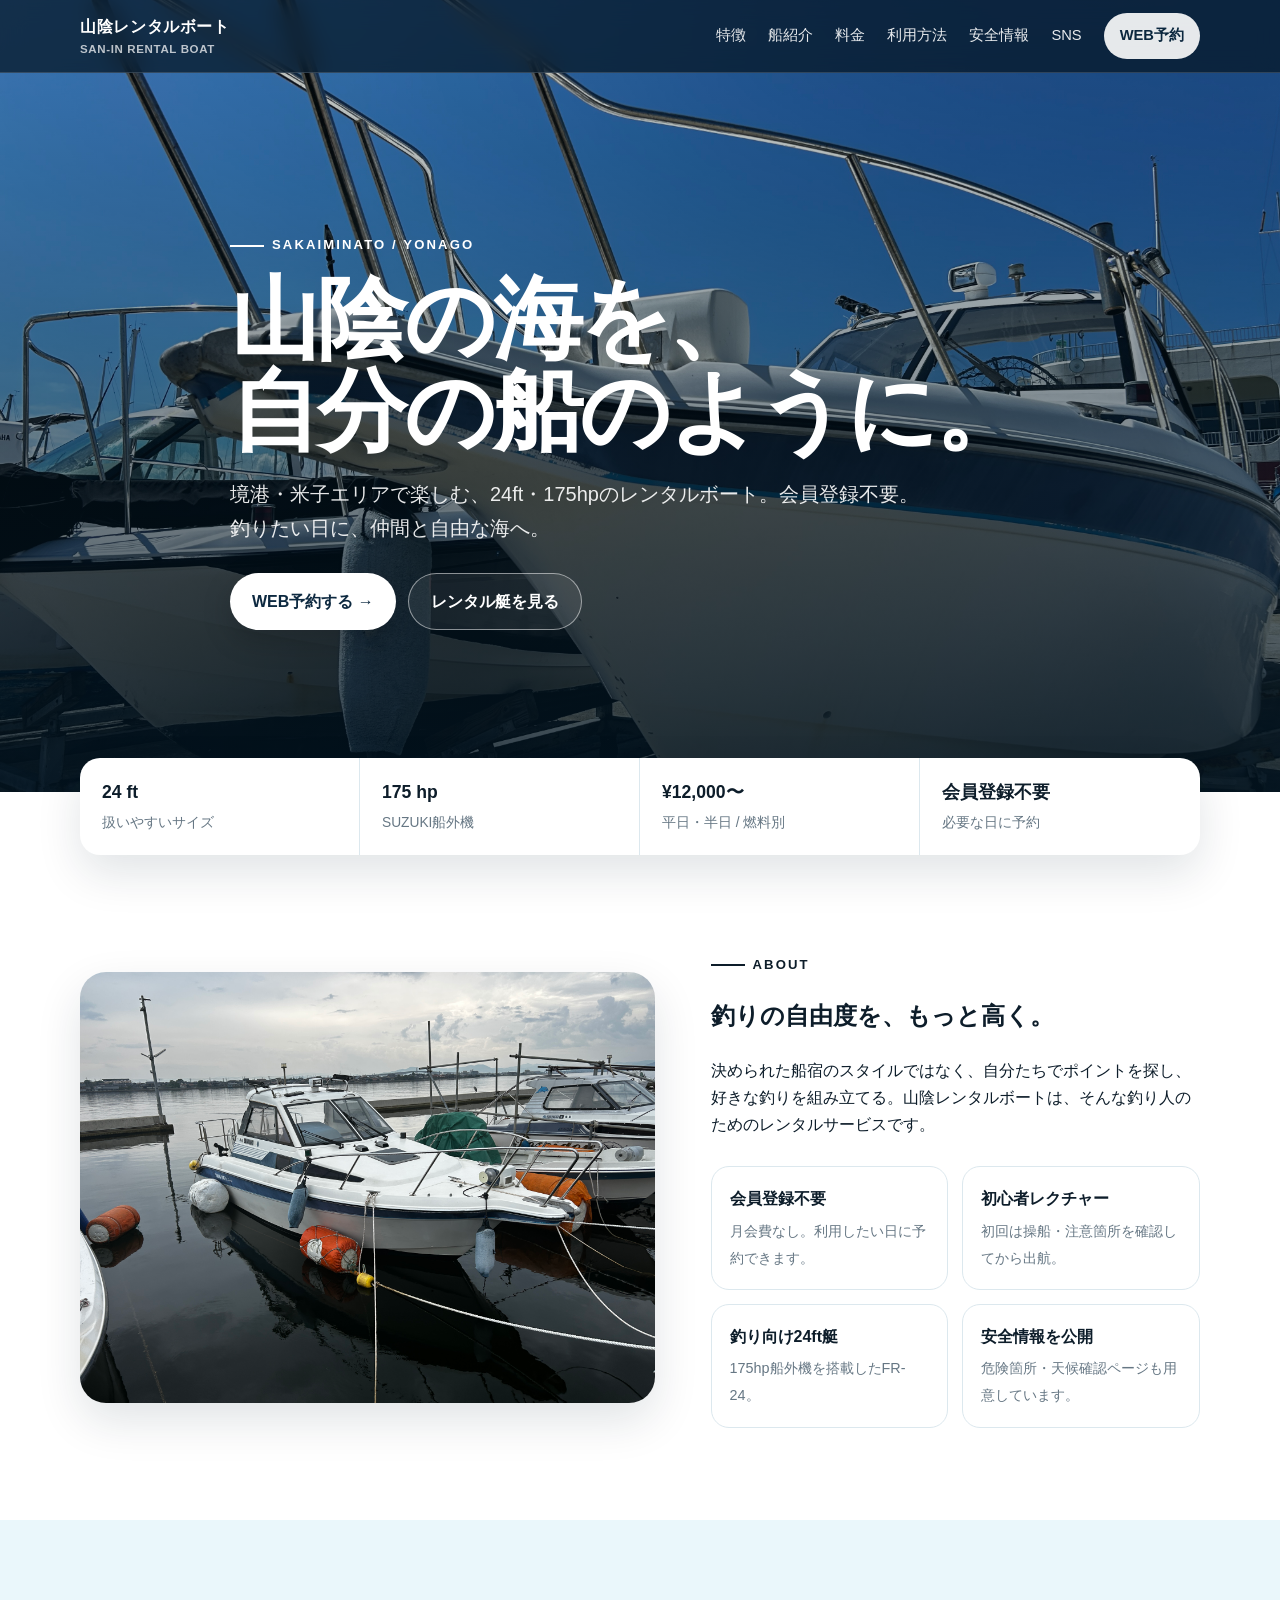
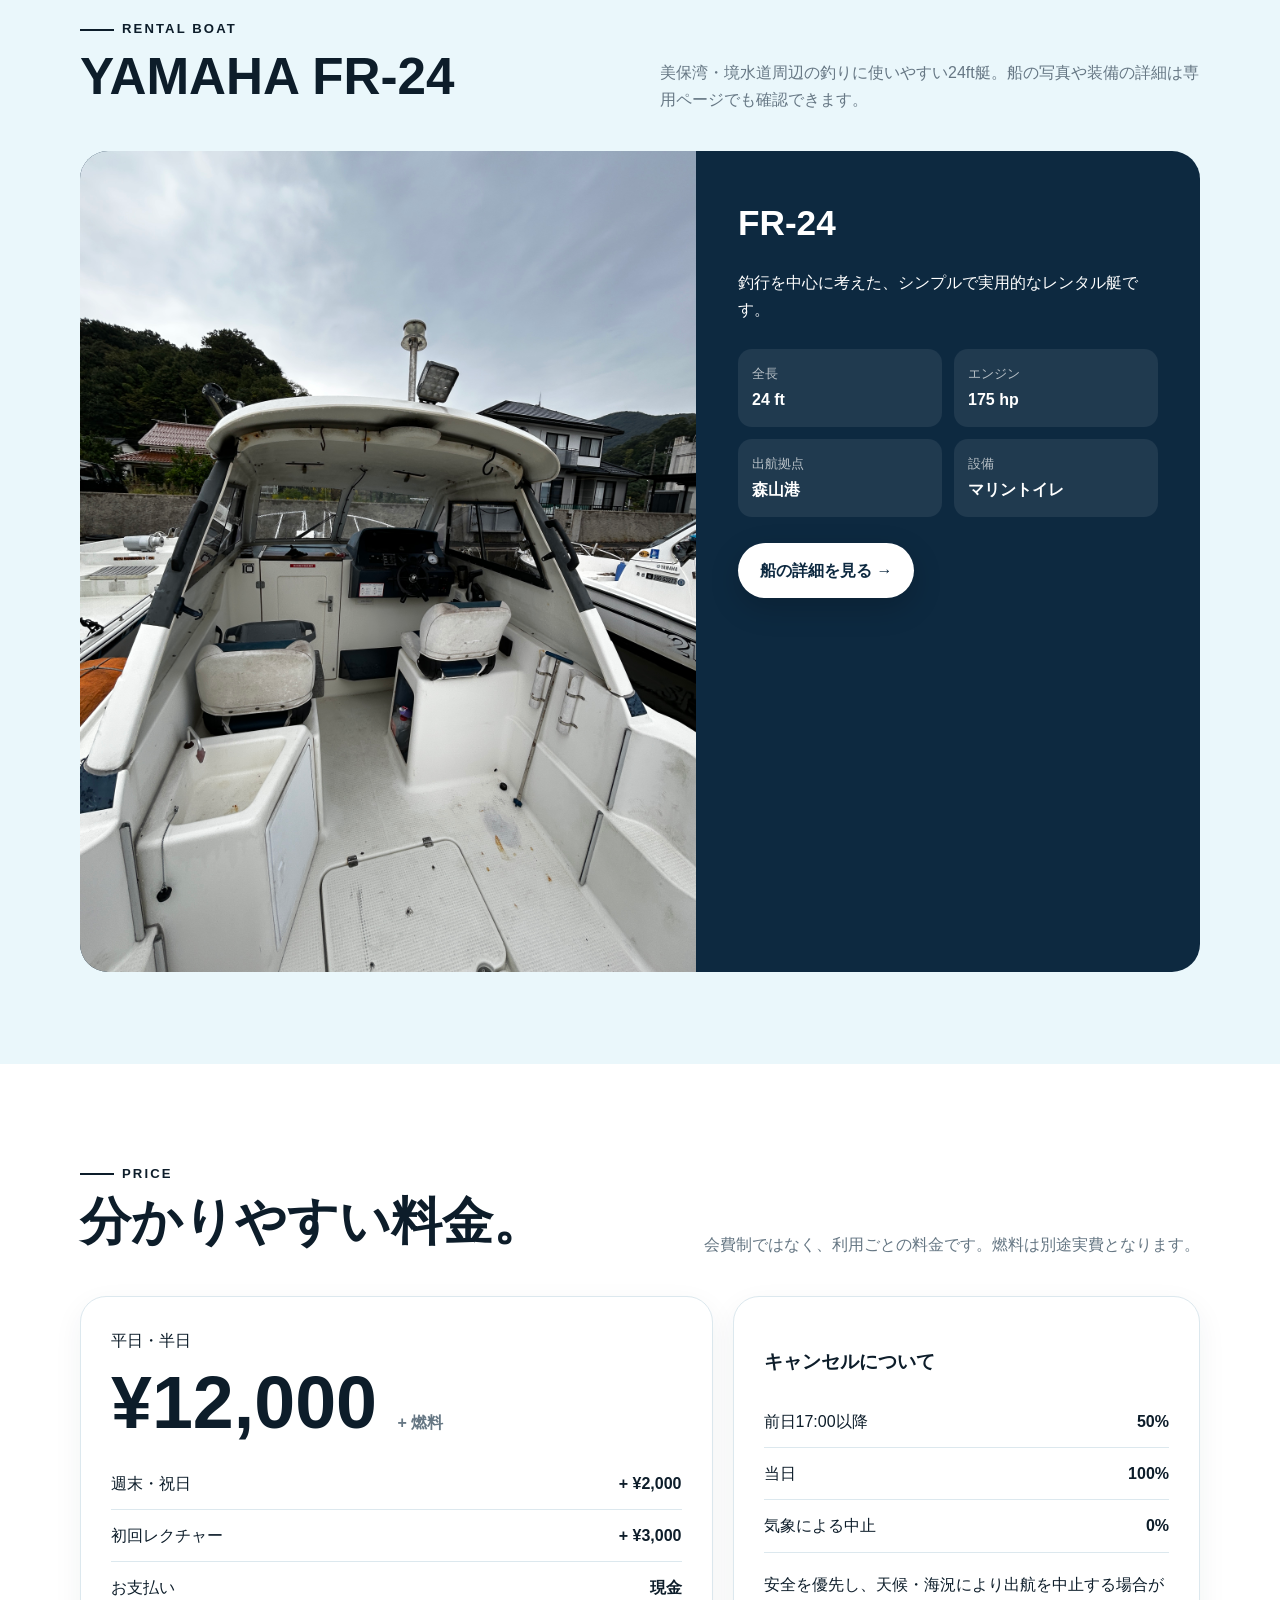
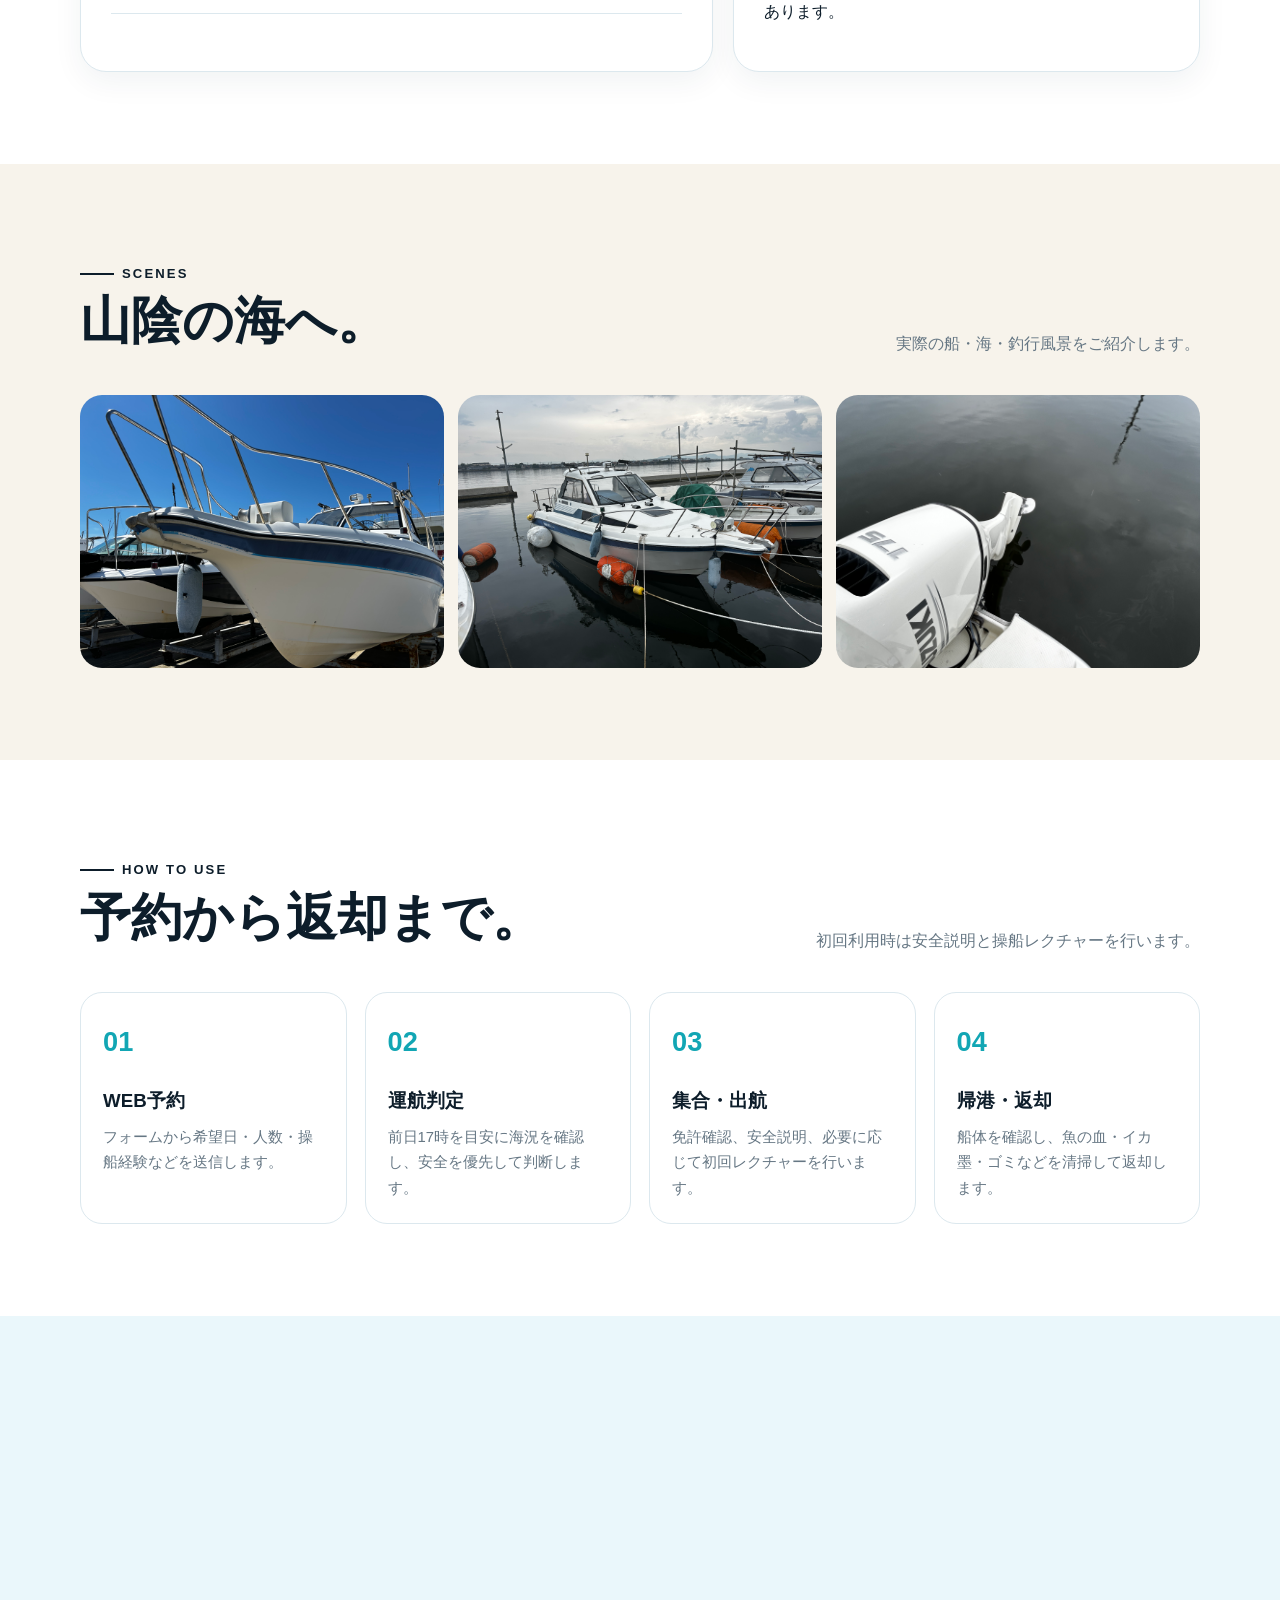
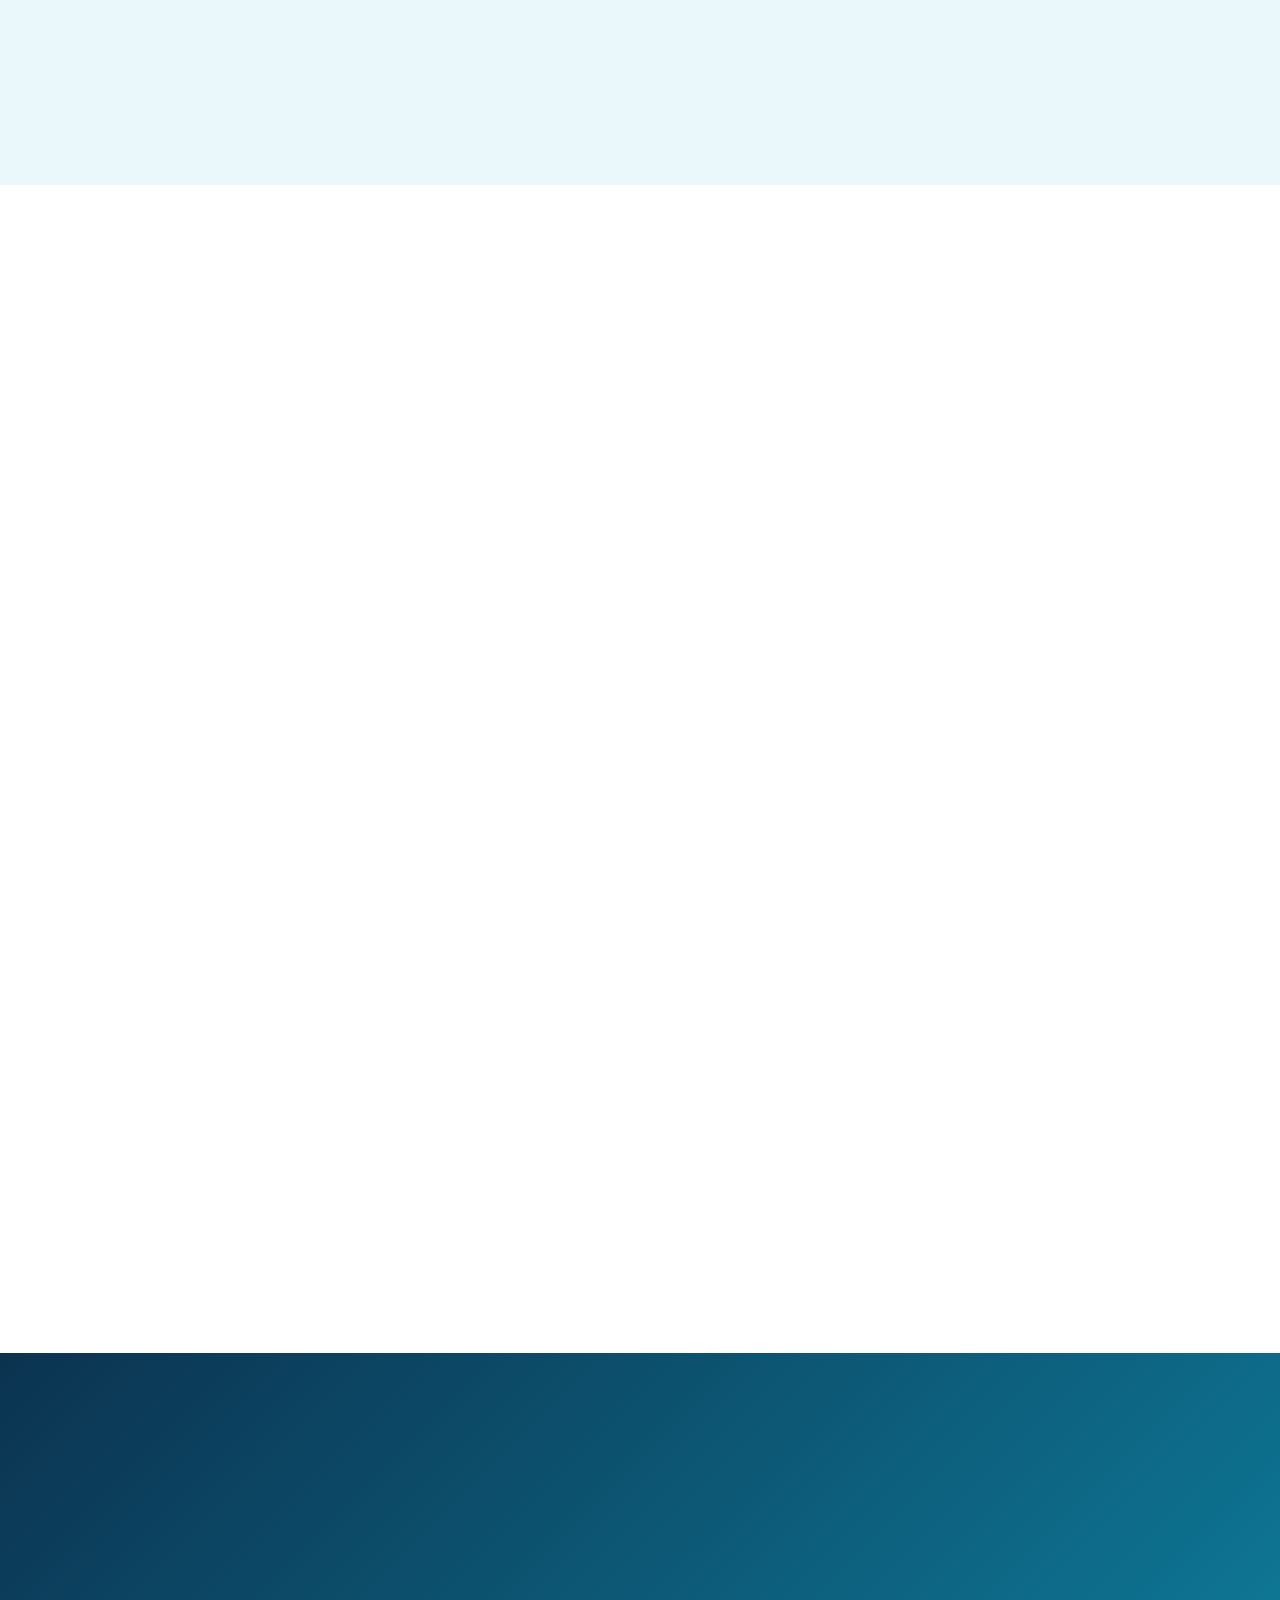
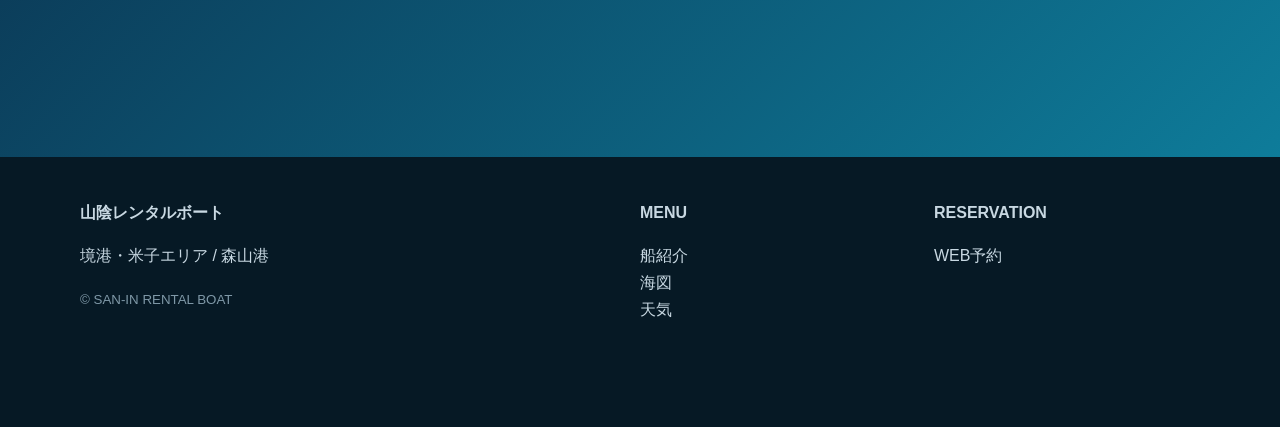
<file: index.html>
<!doctype html><html lang="ja"><head><meta name="google-site-verification" content="wOOI2HNFwqUY65fP766uCUaSXbuuZZaytwgjY8IXJsg"><meta charset="utf-8"><meta name="viewport" content="width=device-width,initial-scale=1"><title>山陰レンタルボート｜境港・米子の24ftレンタルボート</title><meta name="description" content="境港・米子エリアで楽しむ山陰レンタルボート。24ft・175hp・トイレ付き。会員登録不要、半日12,000円＋燃料。釣りをもっと自由に。"><link rel="canonical" href="https://mshibasango-droid.github.io/nori/"><link rel="stylesheet" href="./styles.css"></head><body><header class="site-header"><div class="container nav"><a class="brand" href="#top">山陰レンタルボート<span>SAN-IN RENTAL BOAT</span></a><nav class="nav-links"><a href="#about">特徴</a><a href="#boat">船紹介</a><a href="#price">料金</a><a href="#flow">利用方法</a><a href="#safety">安全情報</a><a href="#social">SNS</a><a class="nav-book" href="https://docs.google.com/forms/d/e/1FAIpQLSeJnfWfkWsNoKh_zWGS74XRdNjAe72nIlrXTmW5V1TQ8Vym_w/viewform" target="_blank" rel="noopener">WEB予約</a></nav><button class="menu-btn" aria-label="メニュー">☰</button></div></header><main id="top"><section class="hero"><div class="container hero-inner"><span class="eyebrow">Sakaiminato / Yonago</span><h1>山陰の海を、<br>自分の船のように。</h1><p>境港・米子エリアで楽しむ、24ft・175hpのレンタルボート。会員登録不要。釣りたい日に、仲間と自由な海へ。</p><div class="hero-actions"><a class="btn btn-primary" href="https://docs.google.com/forms/d/e/1FAIpQLSeJnfWfkWsNoKh_zWGS74XRdNjAe72nIlrXTmW5V1TQ8Vym_w/viewform" target="_blank" rel="noopener">WEB予約する →</a><a class="btn btn-ghost" href="#boat">レンタル艇を見る</a></div></div></section><div class="quickbar"><div class="container quickgrid"><div class="quickitem"><b>24 ft</b><span>扱いやすいサイズ</span></div><div class="quickitem"><b>175 hp</b><span>SUZUKI船外機</span></div><div class="quickitem"><b>¥12,000〜</b><span>平日・半日 / 燃料別</span></div><div class="quickitem"><b>会員登録不要</b><span>必要な日に予約</span></div></div></div><section id="about" class="section"><div class="container two-col reveal"><div class="image-card"><img src="./IMG_4012.JPG" alt="山陰レンタルボートの船と海"></div><div><span class="eyebrow">About</span><h2>釣りの自由度を、もっと高く。</h2><p>決められた船宿のスタイルではなく、自分たちでポイントを探し、好きな釣りを組み立てる。山陰レンタルボートは、そんな釣り人のためのレンタルサービスです。</p><div class="feature-list"><div class="feature"><strong>会員登録不要</strong><span>月会費なし。利用したい日に予約できます。</span></div><div class="feature"><strong>初心者レクチャー</strong><span>初回は操船・注意箇所を確認してから出航。</span></div><div class="feature"><strong>釣り向け24ft艇</strong><span>175hp船外機を搭載したFR-24。</span></div><div class="feature"><strong>安全情報を公開</strong><span>危険箇所・天候確認ページも用意しています。</span></div></div></div></div></section><section id="boat" class="section alt"><div class="container"><div class="section-head reveal"><div><span class="eyebrow">Rental Boat</span><h2>YAMAHA FR-24</h2></div><p>美保湾・境水道周辺の釣りに使いやすい24ft艇。船の写真や装備の詳細は専用ページでも確認できます。</p></div><div class="ship-card reveal"><img src="./IMG_4017.JPG" alt="YAMAHA FR-24 レンタル艇"><div class="ship-copy"><h3>FR-24</h3><p>釣行を中心に考えた、シンプルで実用的なレンタル艇です。</p><div class="specs"><div class="spec"><small>全長</small><strong>24 ft</strong></div><div class="spec"><small>エンジン</small><strong>175 hp</strong></div><div class="spec"><small>出航拠点</small><strong>森山港</strong></div><div class="spec"><small>設備</small><strong>マリントイレ</strong></div></div><a class="btn btn-primary" href="./boat.html">船の詳細を見る →</a></div></div></div></section><section id="price" class="section"><div class="container"><div class="section-head reveal"><div><span class="eyebrow">Price</span><h2>分かりやすい料金。</h2></div><p>会費制ではなく、利用ごとの料金です。燃料は別途実費となります。</p></div><div class="price-grid reveal"><div class="price-main"><span>平日・半日</span><div class="price-amount">¥12,000 <small>+ 燃料</small></div><ul class="clean-list"><li><span>週末・祝日</span><strong>+ ¥2,000</strong></li><li><span>初回レクチャー</span><strong>+ ¥3,000</strong></li><li><span>お支払い</span><strong>現金</strong></li></ul></div><div class="price-sub"><h3>キャンセルについて</h3><ul class="clean-list"><li><span>前日17:00以降</span><strong>50%</strong></li><li><span>当日</span><strong>100%</strong></li><li><span>気象による中止</span><strong>0%</strong></li></ul><p>安全を優先し、天候・海況により出航を中止する場合があります。</p></div></div></div></section><section class="section sand"><div class="container"><div class="section-head reveal"><div><span class="eyebrow">Scenes</span><h2>山陰の海へ。</h2></div><p>実際の船・海・釣行風景をご紹介します。</p></div><div class="gallery reveal"><a href="./IMG_3843.JPG"><img src="./IMG_3843.JPG" alt="レンタル艇"></a><a href="./IMG_4012.JPG"><img src="./IMG_4012.JPG" alt="船の外観"></a><a href="./IMG_4025.jpg"><img src="./IMG_4025.jpg" alt="船外機"></a></div></div></section><section id="flow" class="section"><div class="container"><div class="section-head reveal"><div><span class="eyebrow">How to use</span><h2>予約から返却まで。</h2></div><p>初回利用時は安全説明と操船レクチャーを行います。</p></div><div class="flow reveal"><div class="flow-item"><h3>WEB予約</h3><p>フォームから希望日・人数・操船経験などを送信します。</p></div><div class="flow-item"><h3>運航判定</h3><p>前日17時を目安に海況を確認し、安全を優先して判断します。</p></div><div class="flow-item"><h3>集合・出航</h3><p>免許確認、安全説明、必要に応じて初回レクチャーを行います。</p></div><div class="flow-item"><h3>帰港・返却</h3><p>船体を確認し、魚の血・イカ墨・ゴミなどを清掃して返却します。</p></div></div></div></section><section id="safety" class="section alt"><div class="container"><div class="section-head reveal"><div><span class="eyebrow">Safety & Support</span><h2>出航前に、海を確認。</h2></div><p>操船者は小型船舶免許が必要です。安全基準や危険箇所を事前に確認してください。</p></div><div class="link-cards reveal"><a class="link-card" href="./chart.html"><h3>海図・危険箇所 →</h3><p>浅瀬や注意ポイントを確認。</p></a><a class="link-card" href="./weather.html"><h3>天気・海況 →</h3><p>Windyなどの確認リンクをまとめています。</p></a><a class="link-card" href="./catch.html"><h3>釣果情報 →</h3><p>釣行の参考になる情報をチェック。</p></a></div></div></section><section id="social" class="section"><div class="container"><div class="section-head reveal"><div><span class="eyebrow">Follow the Journey</span><h2>釣行の様子をSNSで。</h2></div><p>実際の出航風景、釣果、船の使い方などをYouTubeとInstagramで発信していきます。</p></div><div class="social-grid reveal"><div class="social-card"><span class="social-badge">YouTube</span><h3>動画で見る山陰の海</h3><p>釣行の流れや海況、実際のボートでの様子を動画で紹介します。</p><a class="social-link" href="https://www.youtube.com/@%E8%8A%9D%E7%AF%84%E8%AA%A0/shorts" target="_blank" rel="noopener">YouTubeを見る →</a></div><div class="social-card"><span class="social-badge">Instagram</span><h3>最新の釣果・ショート動画</h3><p>その日の釣果や短い動画、最新情報を気軽にチェックできます。</p><a class="social-link" href="https://www.instagram.com/zhi.fancheng/?hl=ja" target="_blank" rel="noopener">Instagramを見る →</a></div></div></div></section><section class="section"><div class="container faq reveal"><div class="section-head"><div><span class="eyebrow">FAQ</span><h2>よくある質問</h2></div></div><div class="faq-item"><button class="faq-q" aria-expanded="false">初めてでも利用できますか？<span>＋</span></button><div class="faq-a">小型船舶免許をお持ちであれば利用できます。初回はレクチャーを行い、操船や注意箇所を確認してから出航します。</div></div><div class="faq-item"><button class="faq-q" aria-expanded="false">燃料代は料金に含まれますか？<span>＋</span></button><div class="faq-a">基本料金とは別に燃料費が必要です。実際の利用に応じて精算します。</div></div><div class="faq-item"><button class="faq-q" aria-expanded="false">悪天候の場合はどうなりますか？<span>＋</span></button><div class="faq-a">安全基準を超える場合は出航を中止します。気象による中止時はキャンセル料はかかりません。</div></div><div class="faq-item"><button class="faq-q" aria-expanded="false">予約はどこからできますか？<span>＋</span></button><div class="faq-a">このページの「WEB予約」ボタンからGoogleフォームへ進めます。</div></div></div></section><section class="cta-section"><div class="container reveal"><span class="eyebrow">Reservation</span><h2>次の休みは、海へ。</h2><p>仲間と、自分たちのペースで山陰の釣りを楽しむ。まずは希望日をお知らせください。</p><a class="btn btn-primary" href="https://docs.google.com/forms/d/e/1FAIpQLSeJnfWfkWsNoKh_zWGS74XRdNjAe72nIlrXTmW5V1TQ8Vym_w/viewform" target="_blank" rel="noopener">WEB予約フォームを開く →</a></div></section></main><footer class="footer"><div class="container footer-grid"><div><strong>山陰レンタルボート</strong><p>境港・米子エリア / 森山港</p><small>© SAN-IN RENTAL BOAT</small></div><div><strong>MENU</strong><p><a href="./boat.html">船紹介</a><br><a href="./chart.html">海図</a><br><a href="./weather.html">天気</a></p></div><div><strong>RESERVATION</strong><p><a href="https://docs.google.com/forms/d/e/1FAIpQLSeJnfWfkWsNoKh_zWGS74XRdNjAe72nIlrXTmW5V1TQ8Vym_w/viewform" target="_blank" rel="noopener">WEB予約</a></p></div></div></footer><a class="mobile-book" href="https://docs.google.com/forms/d/e/1FAIpQLSeJnfWfkWsNoKh_zWGS74XRdNjAe72nIlrXTmW5V1TQ8Vym_w/viewform" target="_blank" rel="noopener">WEB予約する</a><script src="./script.js"></script></body></html>
</file>
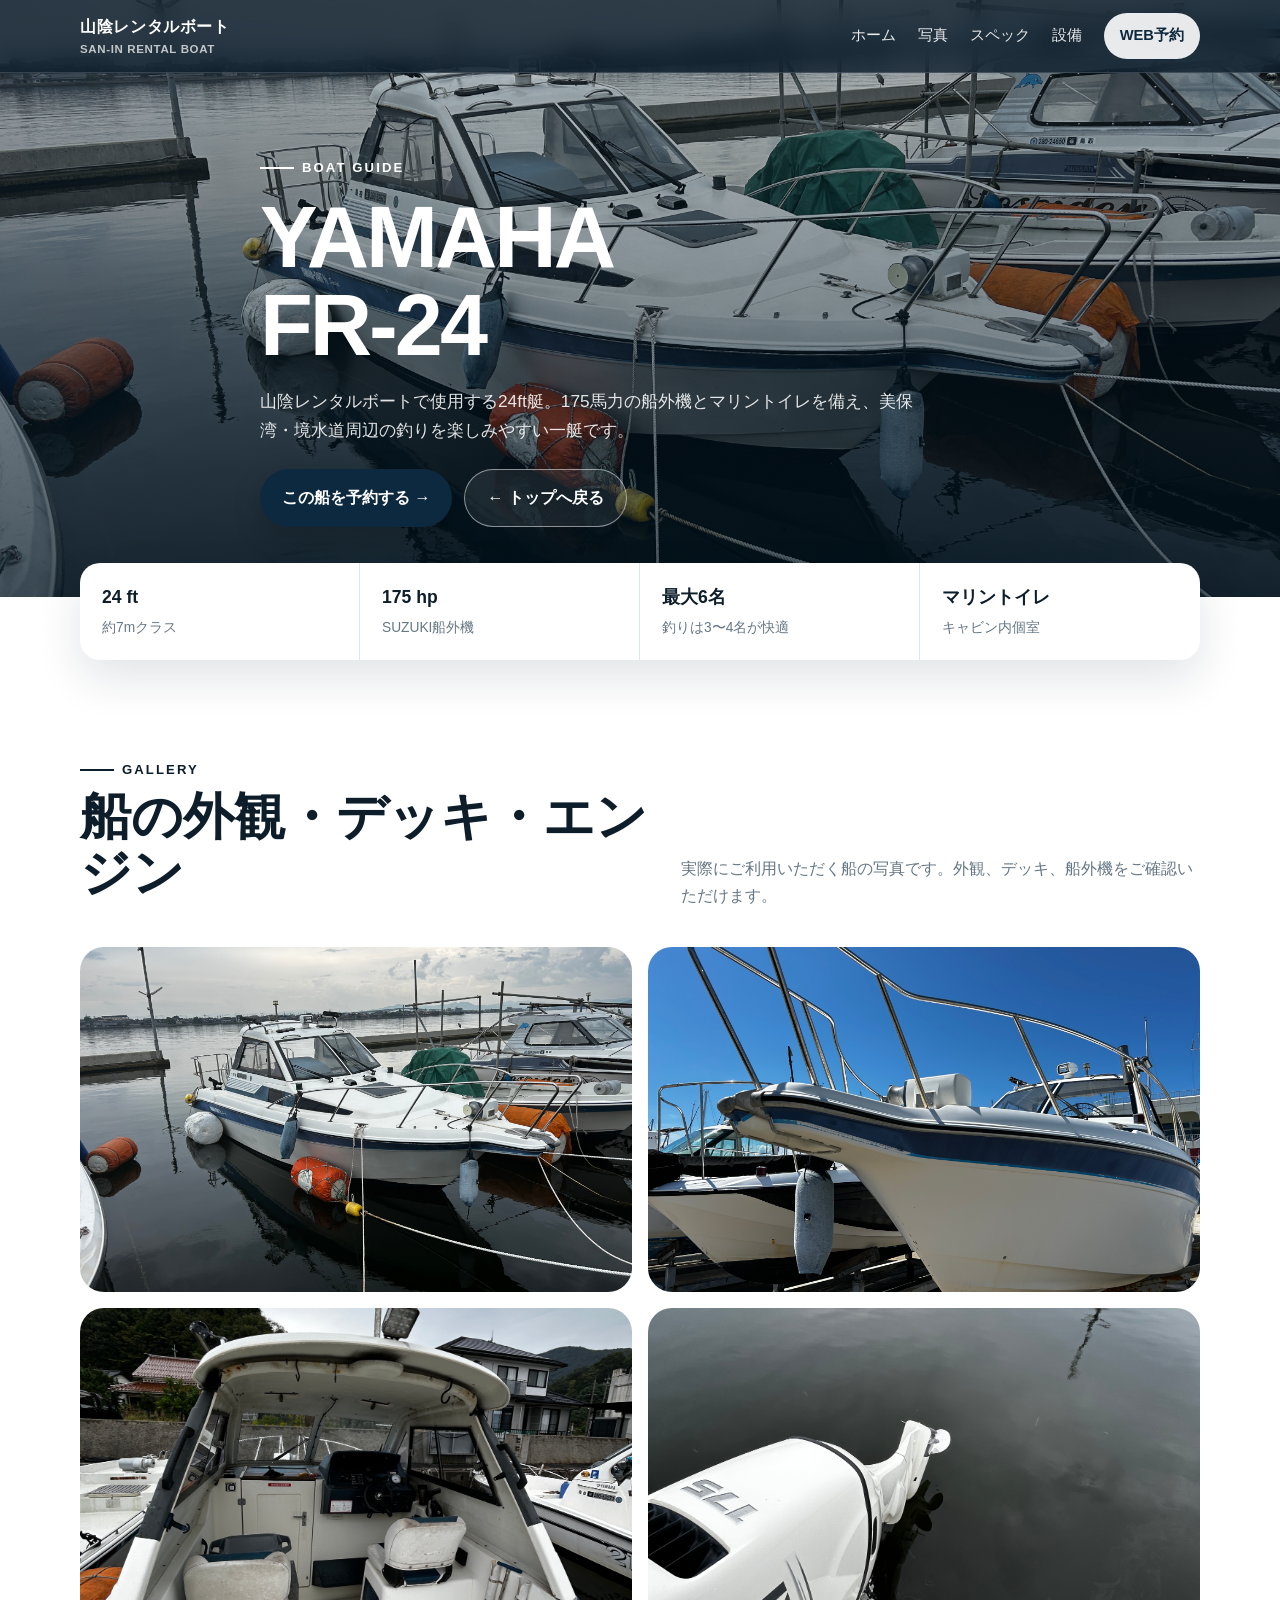
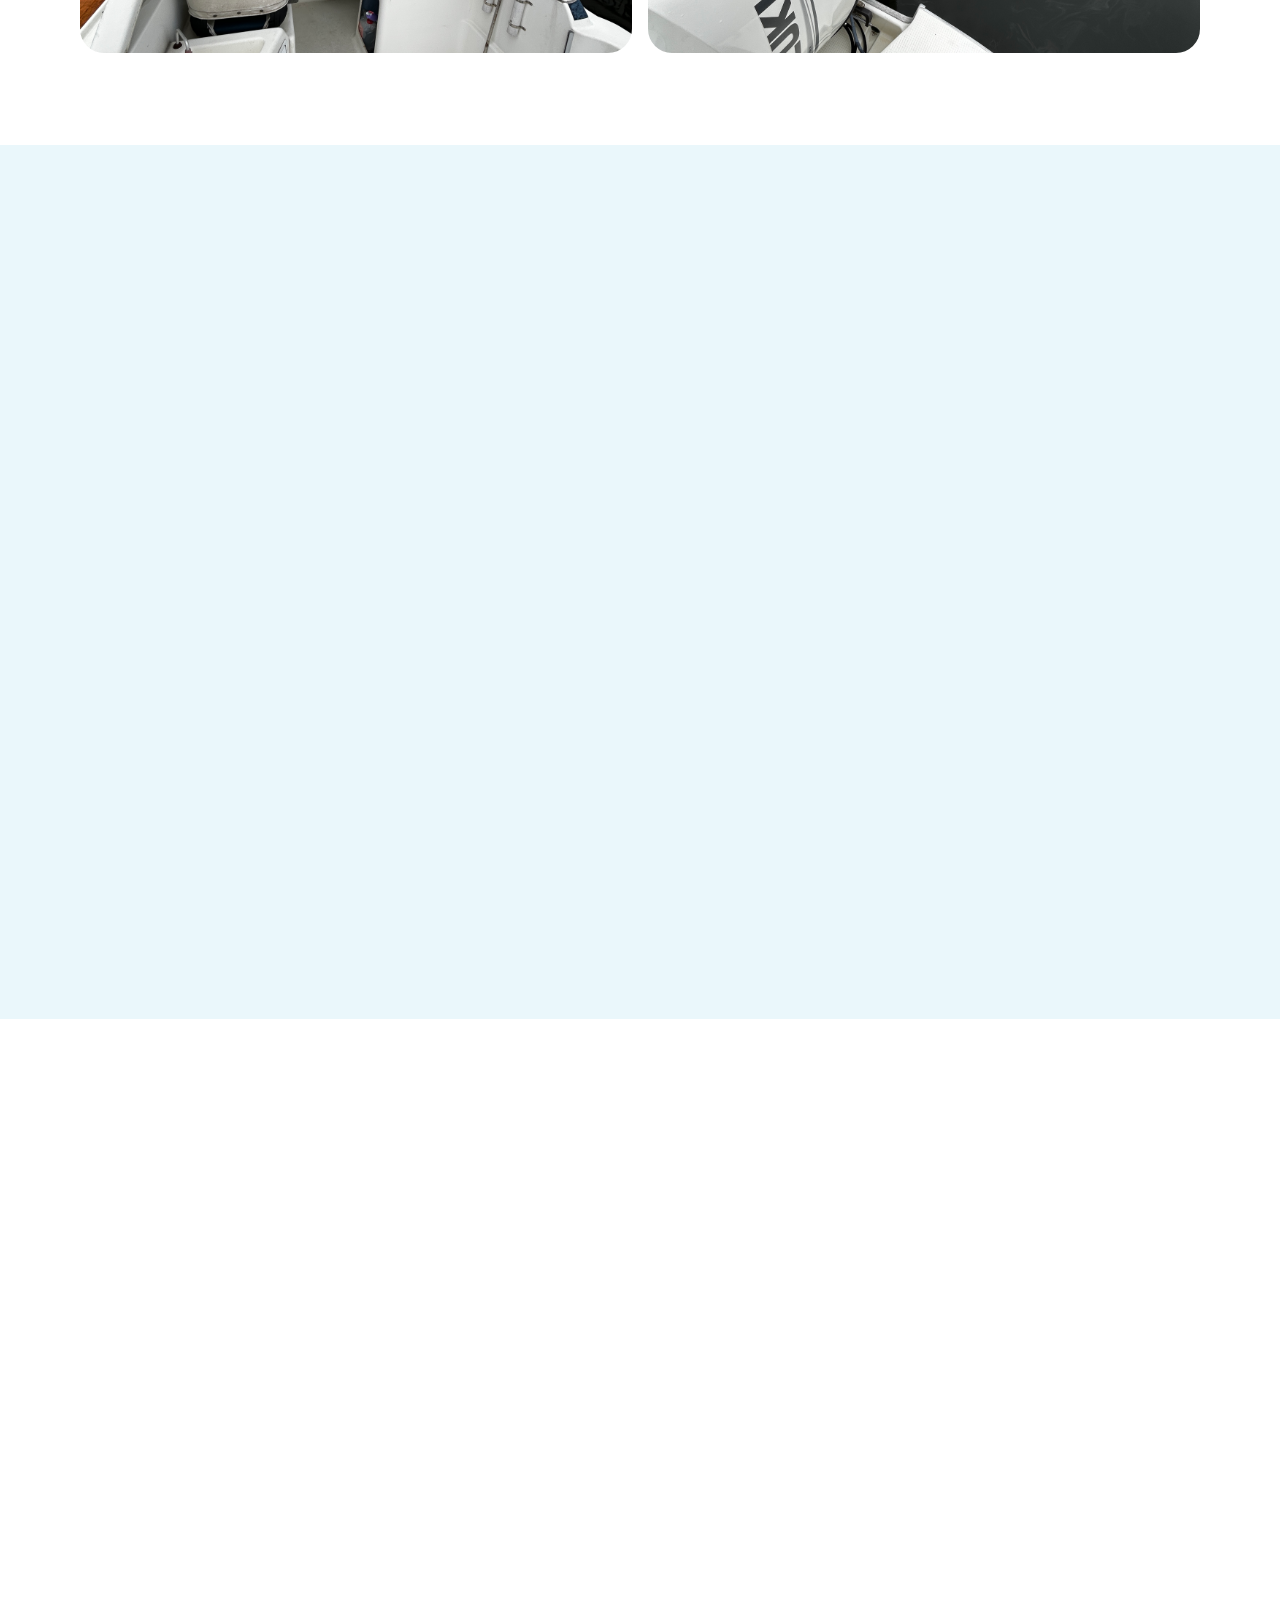
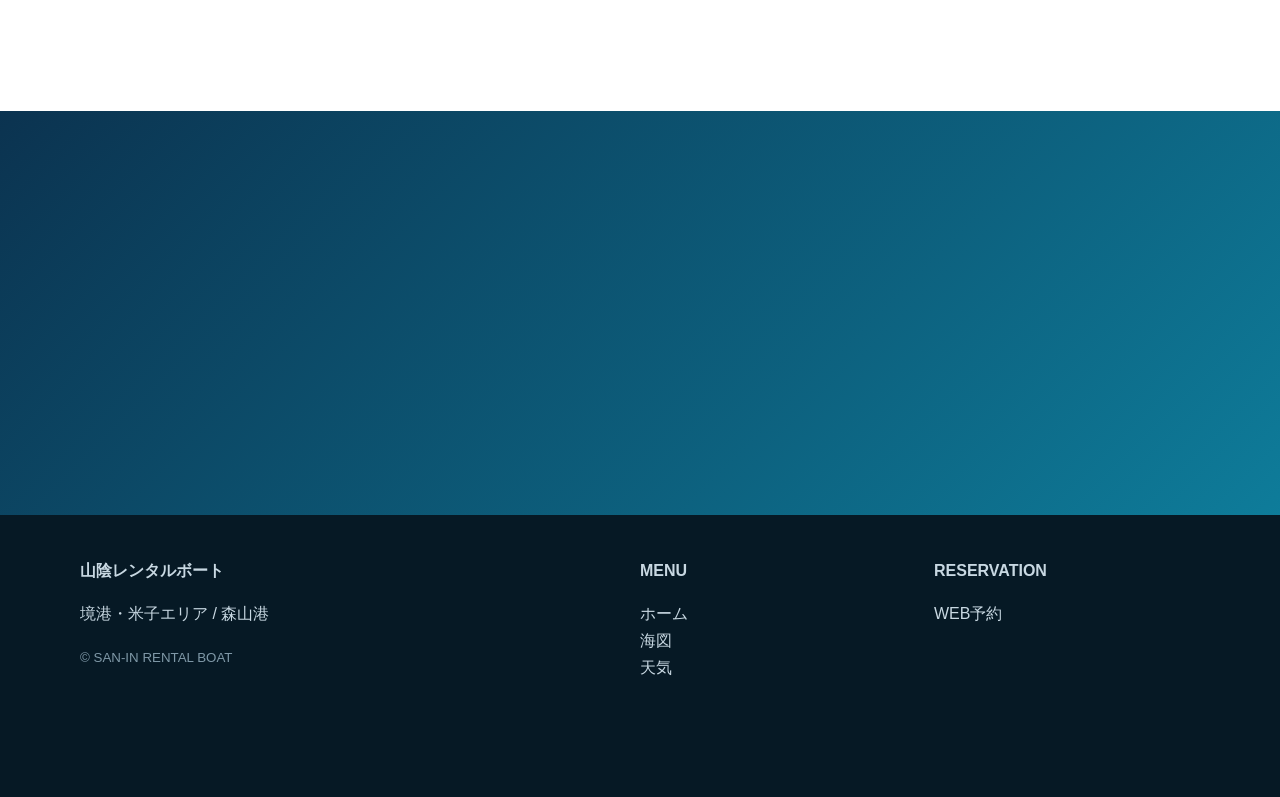
<file: boat.html>
<!doctype html><html lang="ja"><head><meta charset="utf-8"><meta name="viewport" content="width=device-width,initial-scale=1"><title>船の紹介｜山陰レンタルボート（境港・米子）</title><meta name="description" content="山陰レンタルボートの使用艇 YAMAHA FR-24。24ft・SUZUKI 175馬力・マリントイレ付き。写真、基本スペック、設備、安全面をご紹介します。"><link rel="canonical" href="https://mshibasango-droid.github.io/nori/boat.html"><link rel="stylesheet" href="./styles.css"><style>.subhero{min-height:58vh;display:grid;align-items:end;position:relative;background:url('./IMG_4012.JPG') center/cover no-repeat;color:#fff}.subhero:before{content:"";position:absolute;inset:0;background:linear-gradient(180deg,rgba(3,21,34,.2),rgba(3,21,34,.72))}.subhero-inner{position:relative;padding:150px 0 70px;max-width:760px}.subhero h1{font-size:clamp(2.7rem,7vw,5.4rem);line-height:1.02;margin:14px 0 16px;letter-spacing:-.035em}.subhero p{font-size:1.08rem;color:rgba(255,255,255,.88);max-width:680px}.boat-gallery{display:grid;grid-template-columns:repeat(2,1fr);gap:16px}.boat-gallery a{overflow:hidden;border-radius:24px;aspect-ratio:16/10}.boat-gallery img{width:100%;height:100%;object-fit:cover;transition:.25s transform}.boat-gallery a:hover img{transform:scale(1.03)}.spec-layout{display:grid;grid-template-columns:1.1fr .9fr;gap:22px}.spec-card,.info-card{background:#fff;border:1px solid var(--line);border-radius:26px;padding:28px;box-shadow:0 10px 30px rgba(20,50,70,.06)}.spec-table{width:100%;border-collapse:collapse}.spec-table th,.spec-table td{padding:15px 0;border-bottom:1px solid var(--line);text-align:left;vertical-align:top}.spec-table th{width:34%;color:var(--muted);font-size:.9rem}.badge-row{display:flex;gap:10px;flex-wrap:wrap;margin-top:18px}.boat-badge{padding:8px 12px;border-radius:999px;background:var(--sky);color:var(--navy);font-weight:800;font-size:.88rem}.info-card h3{font-size:1.5rem;margin:0 0 10px}.info-card ul{margin:12px 0 0;padding-left:20px}.info-card li{margin:8px 0}.notice{padding:22px;border-radius:20px;background:var(--sand);border:1px solid #ece3d4}.action-row{display:flex;gap:12px;flex-wrap:wrap;margin-top:24px}.action-row .btn-primary{background:var(--navy);color:#fff}.action-row .btn-ghost-dark{border:1px solid var(--line);color:var(--navy);background:#fff}.footer{padding-bottom:100px}@media(max-width:900px){.spec-layout{grid-template-columns:1fr}.subhero{min-height:52vh}}@media(max-width:600px){.boat-gallery{grid-template-columns:1fr}.subhero-inner{padding-top:130px}.subhero h1{font-size:3rem}}</style></head><body><header class="site-header"><div class="container nav"><a class="brand" href="./index.html">山陰レンタルボート<span>SAN-IN RENTAL BOAT</span></a><nav class="nav-links"><a href="./index.html">ホーム</a><a href="#photos">写真</a><a href="#spec">スペック</a><a href="#equipment">設備</a><a class="nav-book" href="https://docs.google.com/forms/d/e/1FAIpQLSeJnfWfkWsNoKh_zWGS74XRdNjAe72nIlrXTmW5V1TQ8Vym_w/viewform" target="_blank" rel="noopener">WEB予約</a></nav><button class="menu-btn" aria-label="メニュー">☰</button></div></header><main><section class="subhero"><div class="container subhero-inner"><span class="eyebrow">Boat Guide</span><h1>YAMAHA<br>FR-24</h1><p>山陰レンタルボートで使用する24ft艇。175馬力の船外機とマリントイレを備え、美保湾・境水道周辺の釣りを楽しみやすい一艇です。</p><div class="action-row"><a class="btn btn-primary" href="https://docs.google.com/forms/d/e/1FAIpQLSeJnfWfkWsNoKh_zWGS74XRdNjAe72nIlrXTmW5V1TQ8Vym_w/viewform" target="_blank" rel="noopener">この船を予約する →</a><a class="btn btn-ghost" href="./index.html">← トップへ戻る</a></div></div></section><div class="quickbar"><div class="container quickgrid"><div class="quickitem"><b>24 ft</b><span>約7mクラス</span></div><div class="quickitem"><b>175 hp</b><span>SUZUKI船外機</span></div><div class="quickitem"><b>最大6名</b><span>釣りは3〜4名が快適</span></div><div class="quickitem"><b>マリントイレ</b><span>キャビン内個室</span></div></div></div><section id="photos" class="section"><div class="container"><div class="section-head reveal"><div><span class="eyebrow">Gallery</span><h2>船の外観・デッキ・エンジン</h2></div><p>実際にご利用いただく船の写真です。外観、デッキ、船外機をご確認いただけます。</p></div><div class="boat-gallery reveal"><a href="./IMG_4012.JPG"><img src="./IMG_4012.JPG" alt="YAMAHA FR-24 外観"></a><a href="./IMG_3843.JPG"><img src="./IMG_3843.JPG" alt="YAMAHA FR-24 側面"></a><a href="./IMG_4017.JPG"><img src="./IMG_4017.JPG" alt="FR-24 デッキ"></a><a href="./IMG_4025.jpg"><img src="./IMG_4025.jpg" alt="SUZUKI 175馬力船外機"></a></div></div></section><section id="spec" class="section alt"><div class="container"><div class="section-head reveal"><div><span class="eyebrow">Specification</span><h2>基本スペック</h2></div><p>レンタル前に知っておきたい基本情報をまとめています。</p></div><div class="spec-layout reveal"><div class="spec-card"><table class="spec-table"><tr><th>艇種</th><td>YAMAHA FR-24</td></tr><tr><th>全長</th><td>約24フィート（約7mクラス）</td></tr><tr><th>エンジン</th><td>SUZUKI 175馬力 船外機</td></tr><tr><th>定員目安</th><td>最大6名まで（釣りは3〜4名が快適）</td></tr><tr><th>トイレ</th><td>キャビン内に個室マリントイレ</td></tr><tr><th>出航拠点</th><td>森山港</td></tr><tr><th>航行エリア</th><td>森山港〜境水道〜中海〜美保関周辺を中心に、当日説明します。</td></tr></table><div class="badge-row"><span class="boat-badge">24ft</span><span class="boat-badge">175hp</span><span class="boat-badge">トイレ付き</span><span class="boat-badge">釣り向け</span></div></div><div class="info-card"><h3>釣りに使いやすいサイズ</h3><p>大きすぎず小さすぎない24ftクラスで、ポイント移動と船上での取り回しのバランスを取りやすいサイズです。</p><h3 style="margin-top:26px">初回はレクチャー</h3><p>初回利用時は、操船方法・注意箇所・航行エリアなどを確認してから出航していただきます。</p></div></div></div></section><section id="equipment" class="section"><div class="container"><div class="section-head reveal"><div><span class="eyebrow">Equipment & Safety</span><h2>設備と安全について</h2></div><p>快適さだけでなく、安全に利用するための確認も大切です。</p></div><div class="link-cards reveal"><div class="link-card"><h3>マリントイレ</h3><p>キャビン内に個室トイレを備えています。長時間の釣行でも安心です。</p></div><div class="link-card"><h3>初回操船説明</h3><p>初回は操船や浅瀬・注意箇所を事前に説明します。</p></div><div class="link-card"><h3>海況確認</h3><p>出航前は天候・波・風を確認し、安全を優先して運航判断を行います。</p></div></div><div class="notice reveal" style="margin-top:24px"><strong>ご利用前にご確認ください</strong><p style="margin-bottom:0">操船者は小型船舶免許が必要です。航行の最終判断は、公式海図・航行通告・現場標識・最新の気象海象を確認したうえで行ってください。</p></div><div class="action-row reveal"><a class="btn btn-primary" href="./chart.html">海図・危険箇所を見る →</a><a class="btn btn-ghost-dark" href="./weather.html">天気・海況を見る →</a></div></div></section><section class="cta-section"><div class="container reveal"><span class="eyebrow">Reservation</span><h2>この船で、山陰の海へ。</h2><p>利用希望日が決まったら、WEB予約フォームからお申し込みください。</p><a class="btn btn-primary" href="https://docs.google.com/forms/d/e/1FAIpQLSeJnfWfkWsNoKh_zWGS74XRdNjAe72nIlrXTmW5V1TQ8Vym_w/viewform" target="_blank" rel="noopener">WEB予約フォームを開く →</a></div></section></main><footer class="footer"><div class="container footer-grid"><div><strong>山陰レンタルボート</strong><p>境港・米子エリア / 森山港</p><small>© SAN-IN RENTAL BOAT</small></div><div><strong>MENU</strong><p><a href="./index.html">ホーム</a><br><a href="./chart.html">海図</a><br><a href="./weather.html">天気</a></p></div><div><strong>RESERVATION</strong><p><a href="https://docs.google.com/forms/d/e/1FAIpQLSeJnfWfkWsNoKh_zWGS74XRdNjAe72nIlrXTmW5V1TQ8Vym_w/viewform" target="_blank" rel="noopener">WEB予約</a></p></div></div></footer><a class="mobile-book" href="https://docs.google.com/forms/d/e/1FAIpQLSeJnfWfkWsNoKh_zWGS74XRdNjAe72nIlrXTmW5V1TQ8Vym_w/viewform" target="_blank" rel="noopener">WEB予約する</a><script src="./script.js"></script></body></html>
</file>
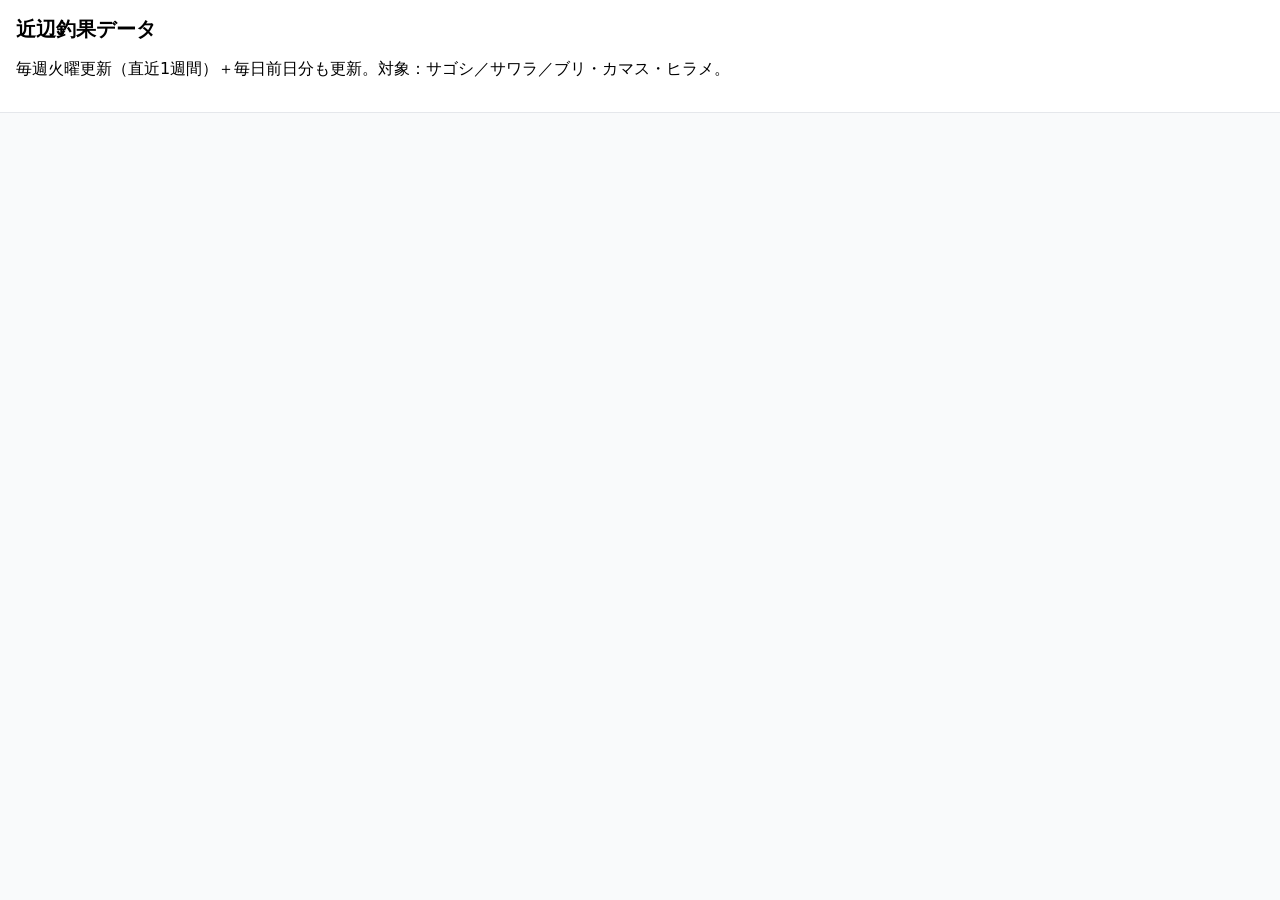
<file: catch.html>
<!doctype html>
<html lang="ja">
<head>
  <meta charset="utf-8">
  <meta name="viewport" content="width=device-width, initial-scale=1">
  <title>近辺釣果データ｜山陰レンタルボート</title>
  <style>
    body { font-family: system-ui, sans-serif; margin: 0; background:#f9fafb; }
    header { padding: 16px; border-bottom: 1px solid #e5e7eb; background:white; }
    h1 { margin: 0; font-size: 20px; }
    iframe { width: 100%; height: 85vh; border: none; }
  </style>
</head>
<body>
  <header>
    <h1>近辺釣果データ</h1>
    <p>毎週火曜更新（直近1週間）＋毎日前日分も更新。対象：サゴシ／サワラ／ブリ・カマス・ヒラメ。</p>
  </header>
  <main>
    <iframe src="https://docs.google.com/spreadsheets/d/e/2PACX-1vQx_xmjy_-NnOnfoFaZNGpgCmUQ0PV0a82MUEVLmimX-r6xb2fHS4qqRpc8rEwbvUJRK7ANc5qxPRsu/pubhtml?gid=0&amp;single=true&amp;widget=true&amp;headers=false"></iframe>
  </main>
</body>
</html>
</file>
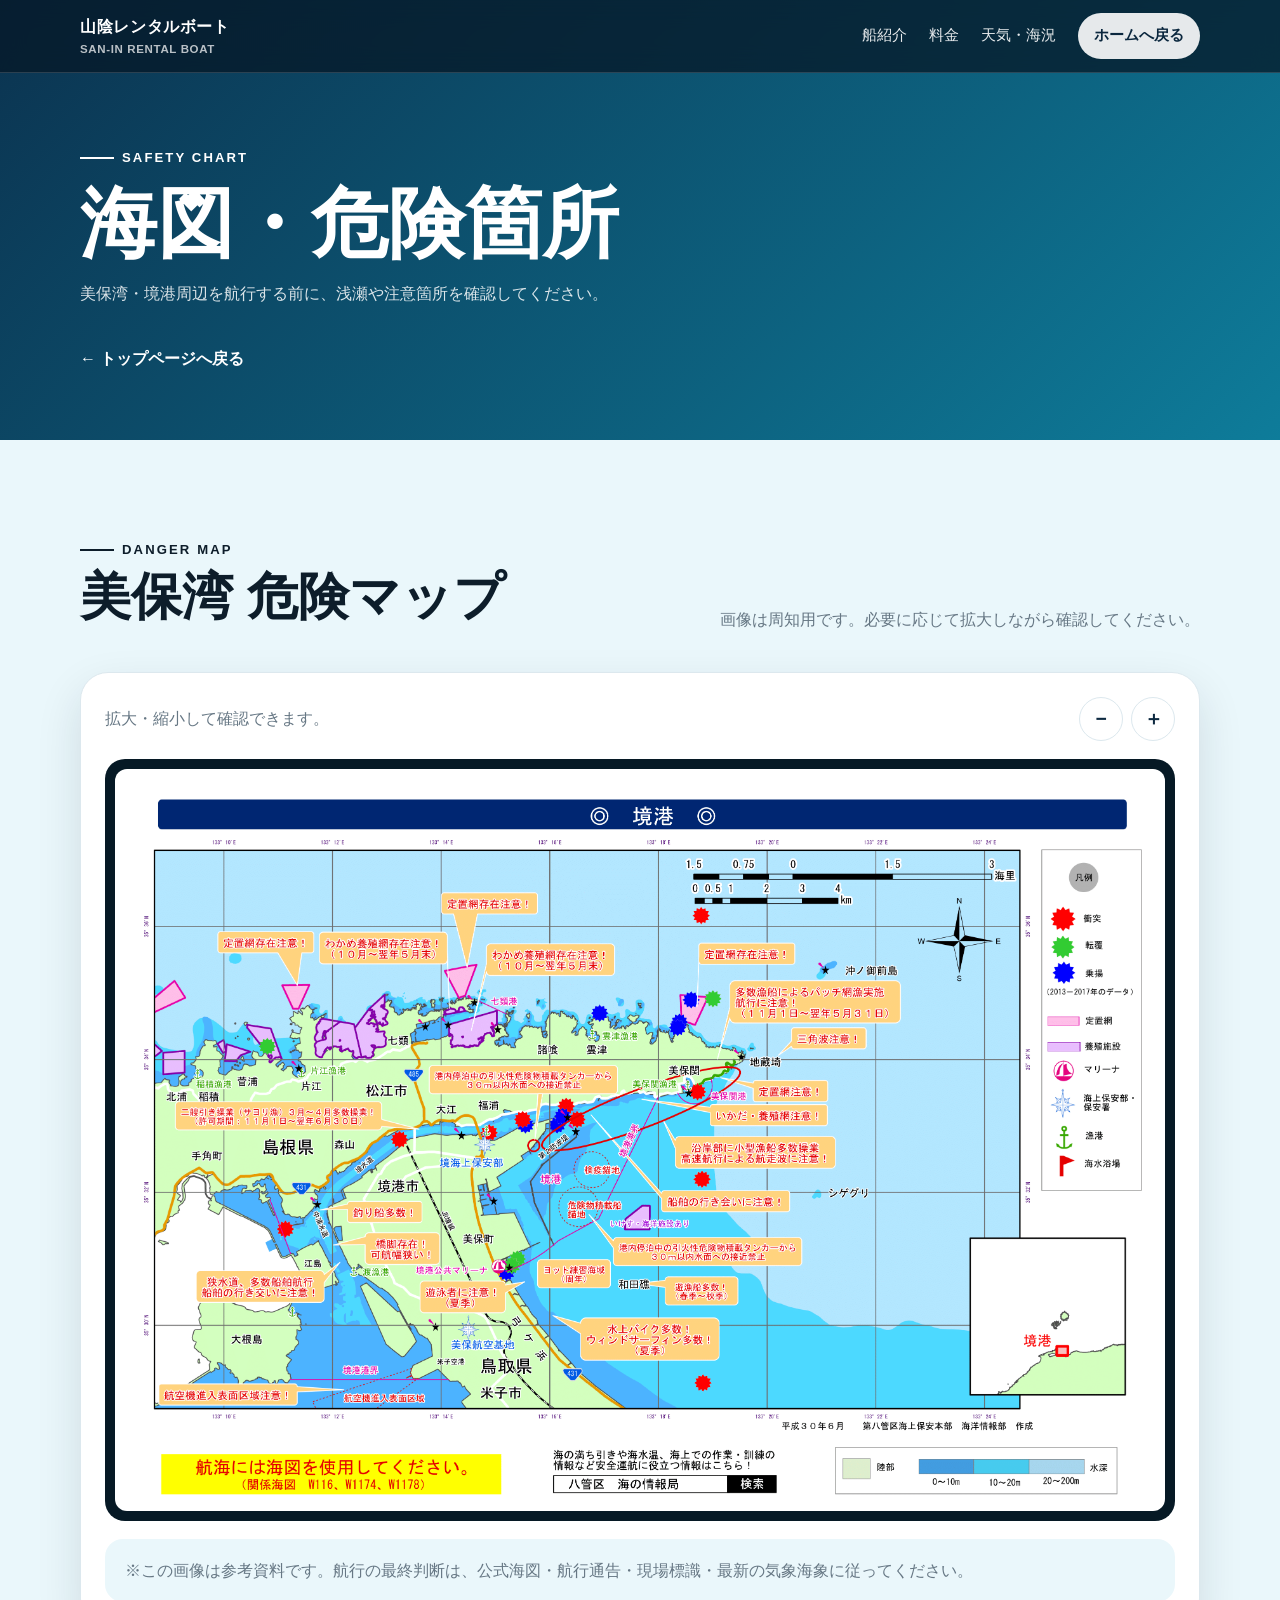
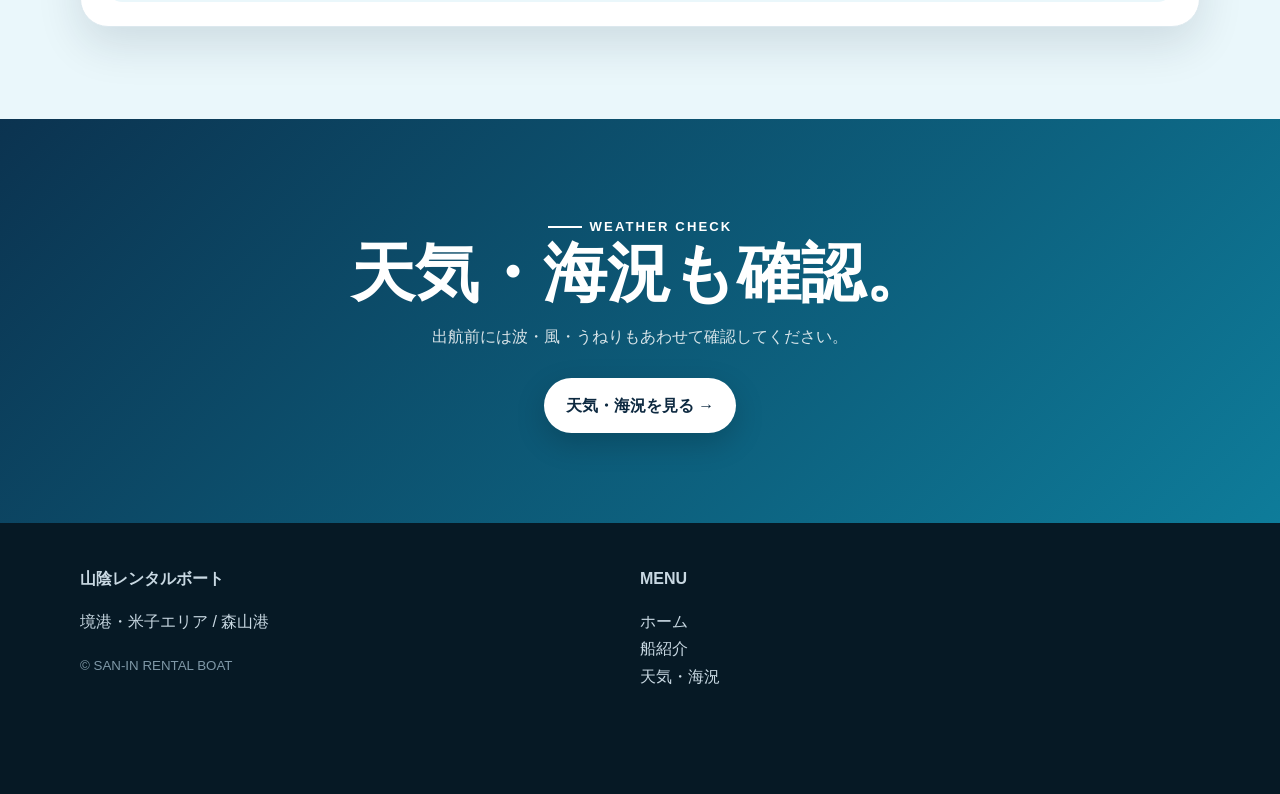
<file: chart.html>
<!doctype html><html lang="ja"><head><meta charset="utf-8"><meta name="viewport" content="width=device-width,initial-scale=1"><title>海図・危険箇所｜山陰レンタルボート</title><meta name="description" content="山陰レンタルボート利用時に確認しておきたい美保湾・境港周辺の危険箇所マップです。"><link rel="canonical" href="https://mshibasango-droid.github.io/nori/chart.html"><link rel="stylesheet" href="./styles.css"><style>.subhero{padding:140px 0 68px;background:linear-gradient(135deg,#0b3350,#0e7c9a);color:#fff}.subhero h1{font-size:clamp(2.4rem,6vw,4.8rem);line-height:1.05;margin:14px 0}.subhero p{max-width:700px;color:rgba(255,255,255,.85)}.backlink{display:inline-flex;margin-top:22px;font-weight:900}.chart-shell{background:#fff;border:1px solid var(--line);border-radius:28px;padding:24px;box-shadow:var(--shadow)}.chart-toolbar{display:flex;justify-content:space-between;gap:16px;align-items:center;margin-bottom:18px}.zoom-controls{display:flex;gap:8px}.zoom-btn{border:1px solid var(--line);background:#fff;color:var(--navy);font-size:1.2rem;font-weight:900;width:44px;height:44px;border-radius:999px;cursor:pointer}.chart-frame{overflow:auto;border-radius:20px;background:#061925;padding:10px}.chart-frame img{display:block;max-width:none;width:100%;border-radius:12px}.notice{margin-top:18px;padding:18px 20px;border-radius:18px;background:var(--sky);color:var(--muted)}@media(max-width:600px){.subhero{padding-top:120px}.chart-toolbar{align-items:flex-start;flex-direction:column}.chart-shell{padding:14px}}</style></head><body><header class="site-header"><div class="container nav"><a class="brand" href="./index.html">山陰レンタルボート<span>SAN-IN RENTAL BOAT</span></a><nav class="nav-links"><a href="./index.html#boat">船紹介</a><a href="./index.html#price">料金</a><a href="./weather.html">天気・海況</a><a class="nav-book" href="./index.html">ホームへ戻る</a></nav><button class="menu-btn" aria-label="メニュー">☰</button></div></header><main><section class="subhero"><div class="container"><span class="eyebrow">Safety Chart</span><h1>海図・危険箇所</h1><p>美保湾・境港周辺を航行する前に、浅瀬や注意箇所を確認してください。</p><a class="backlink" href="./index.html">← トップページへ戻る</a></div></section><section class="section alt"><div class="container"><div class="section-head"><div><span class="eyebrow">Danger Map</span><h2>美保湾 危険マップ</h2></div><p>画像は周知用です。必要に応じて拡大しながら確認してください。</p></div><div class="chart-shell"><div class="chart-toolbar"><span style="color:var(--muted)">拡大・縮小して確認できます。</span><div class="zoom-controls"><button class="zoom-btn" onclick="zoom(-1)" aria-label="縮小">−</button><button class="zoom-btn" onclick="zoom(1)" aria-label="拡大">＋</button></div></div><div class="chart-frame"><img id="chartImg" src="美保湾危険マップ-1.png" alt="美保湾・境港周辺 危険マップ"></div><div class="notice">※この画像は参考資料です。航行の最終判断は、公式海図・航行通告・現場標識・最新の気象海象に従ってください。</div></div></div></section><section class="cta-section"><div class="container"><span class="eyebrow">Weather Check</span><h2>天気・海況も確認。</h2><p>出航前には波・風・うねりもあわせて確認してください。</p><a class="btn btn-primary" href="./weather.html">天気・海況を見る →</a></div></section></main><footer class="footer"><div class="container footer-grid"><div><strong>山陰レンタルボート</strong><p>境港・米子エリア / 森山港</p><small>© SAN-IN RENTAL BOAT</small></div><div><strong>MENU</strong><p><a href="./index.html">ホーム</a><br><a href="./boat.html">船紹介</a><br><a href="./weather.html">天気・海況</a></p></div></div></footer><script src="./script.js"></script><script>let scale=1;function zoom(dir){const img=document.getElementById('chartImg');scale=Math.min(4,Math.max(.5,scale+dir*.2));img.style.width=(scale*100)+'%';}</script></body></html>
</file>
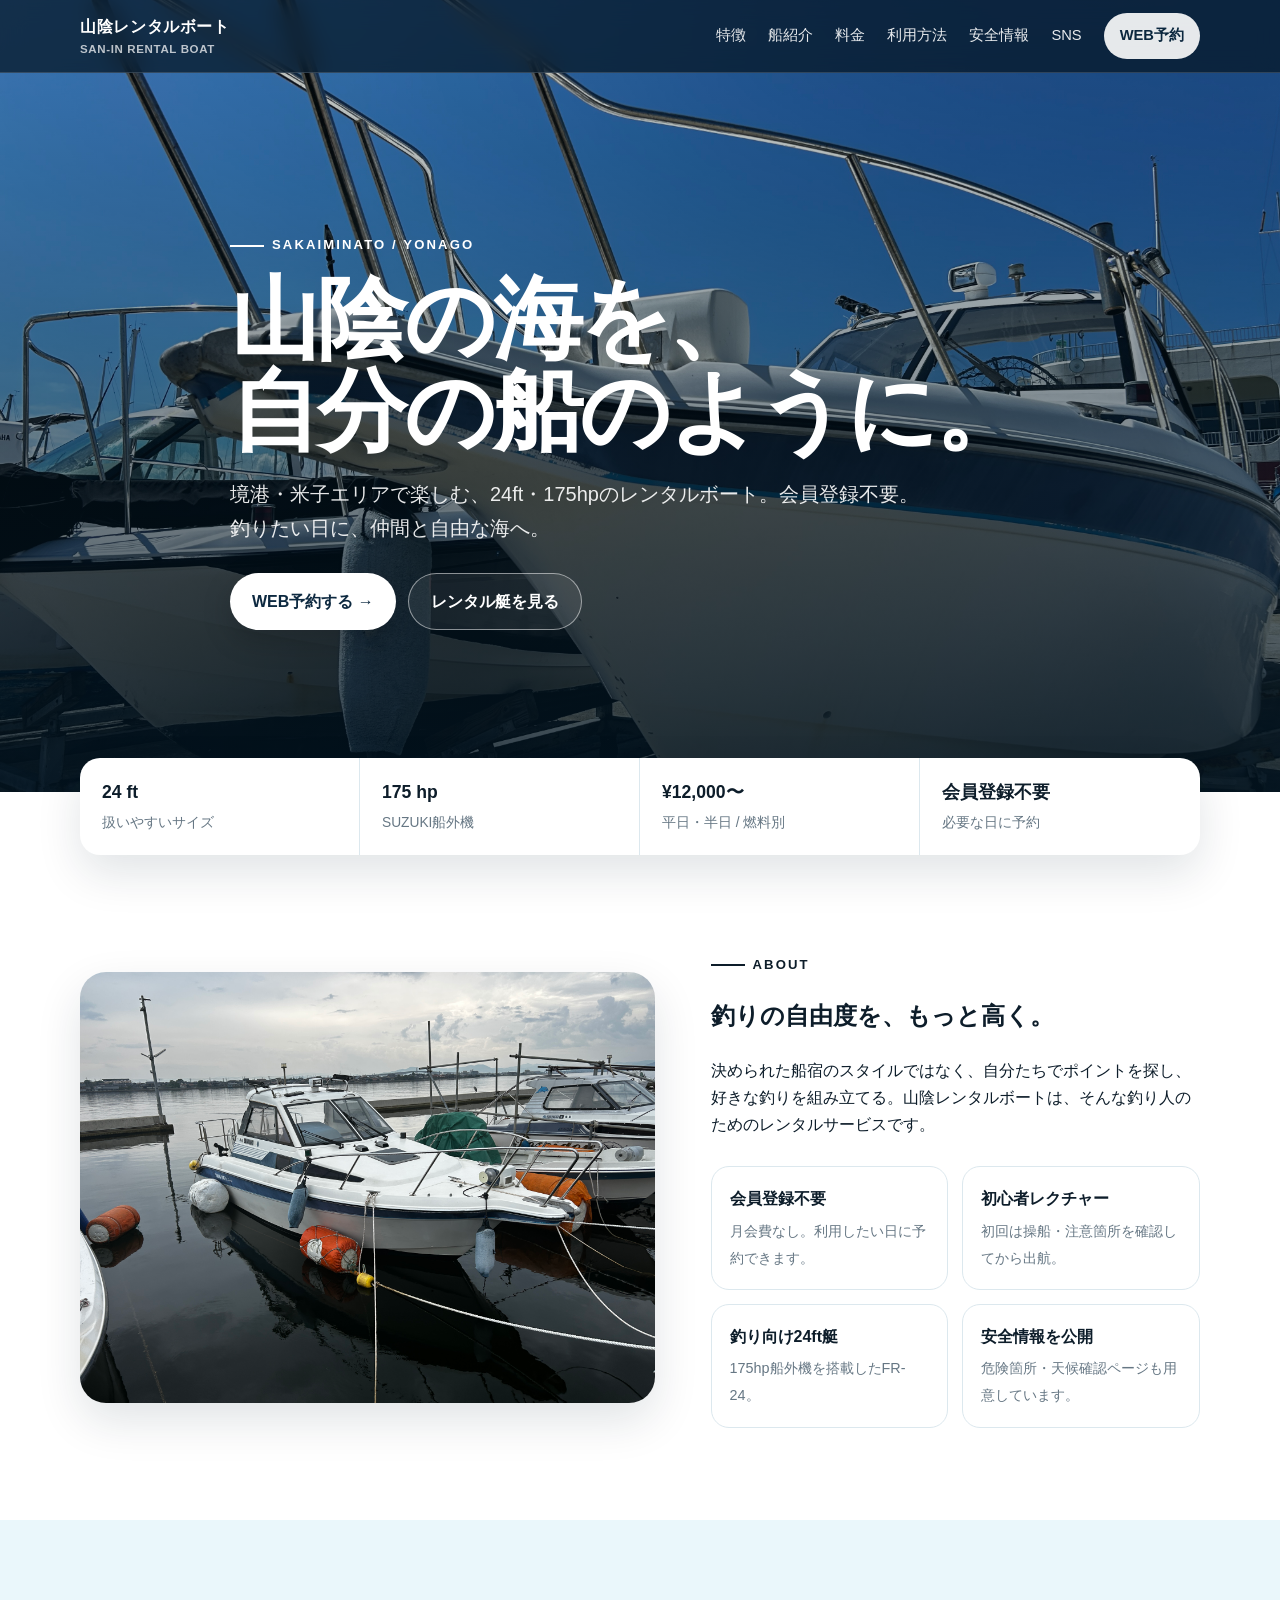
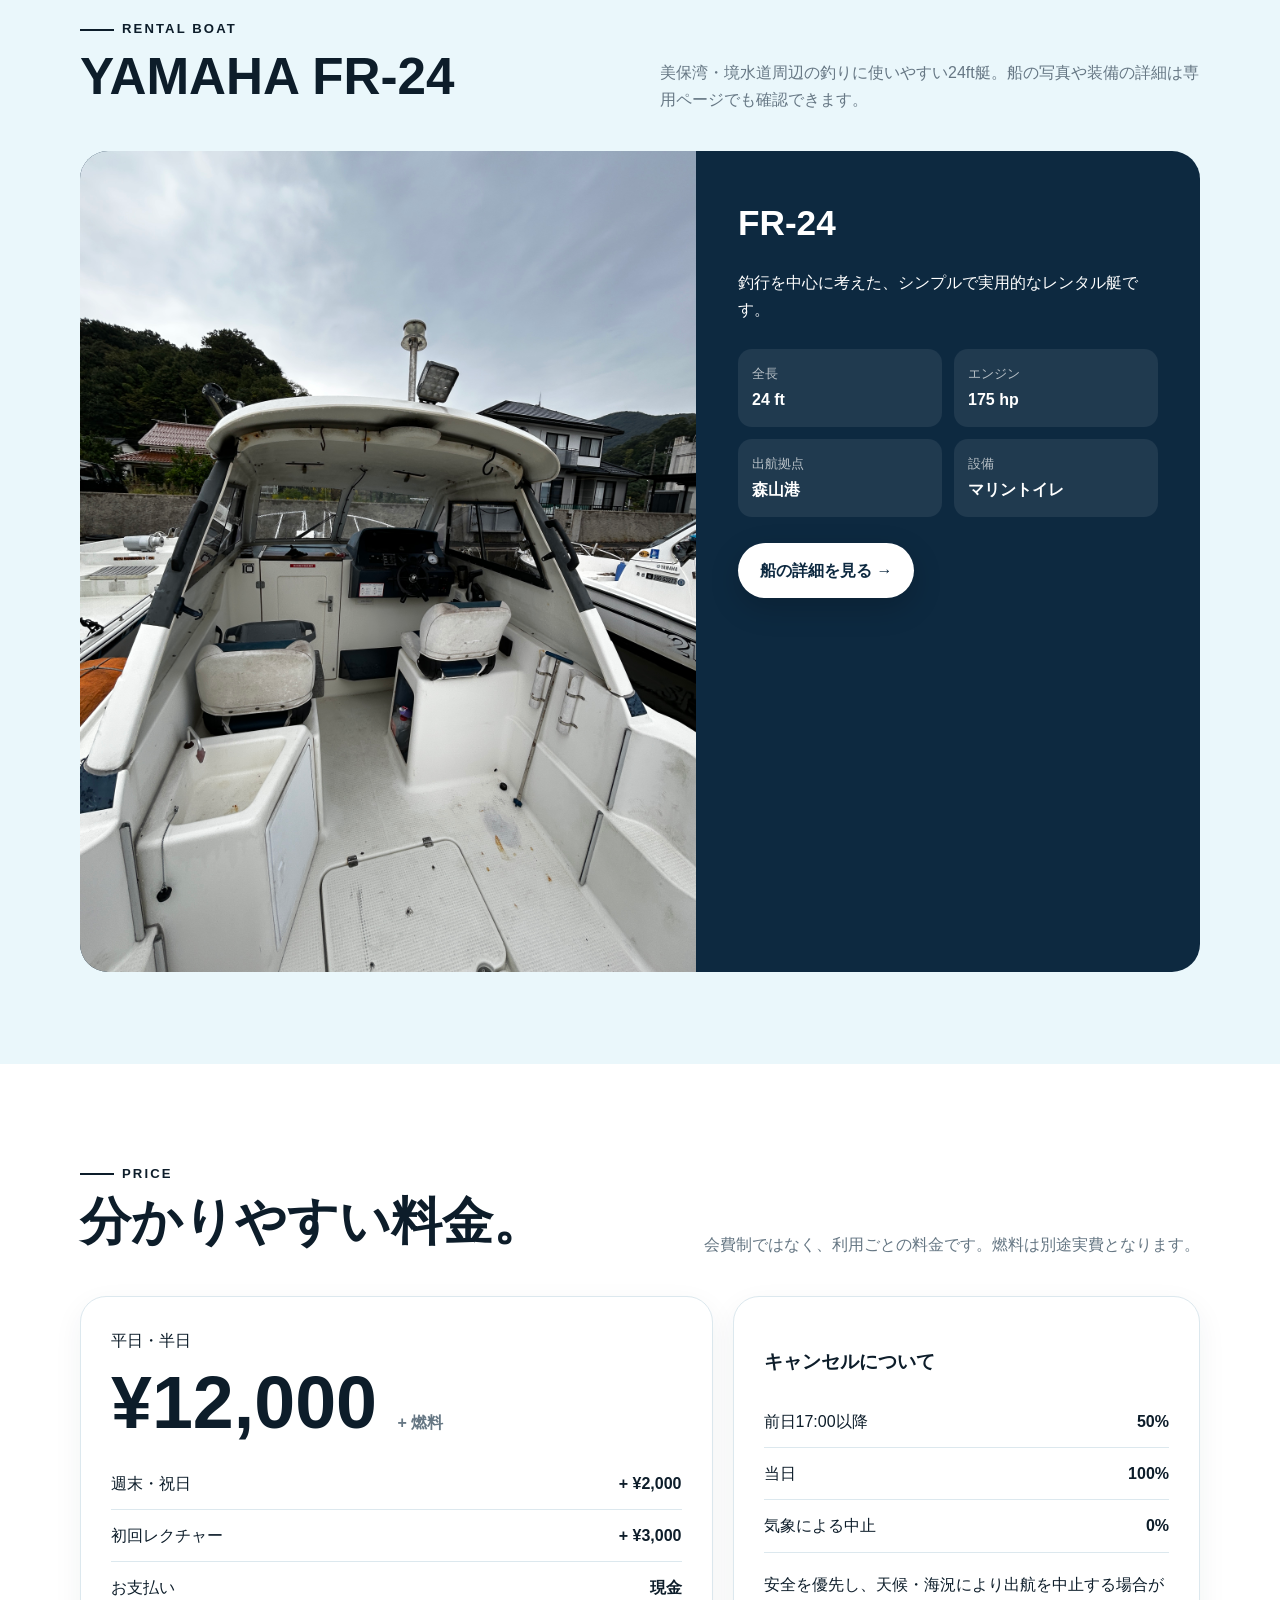
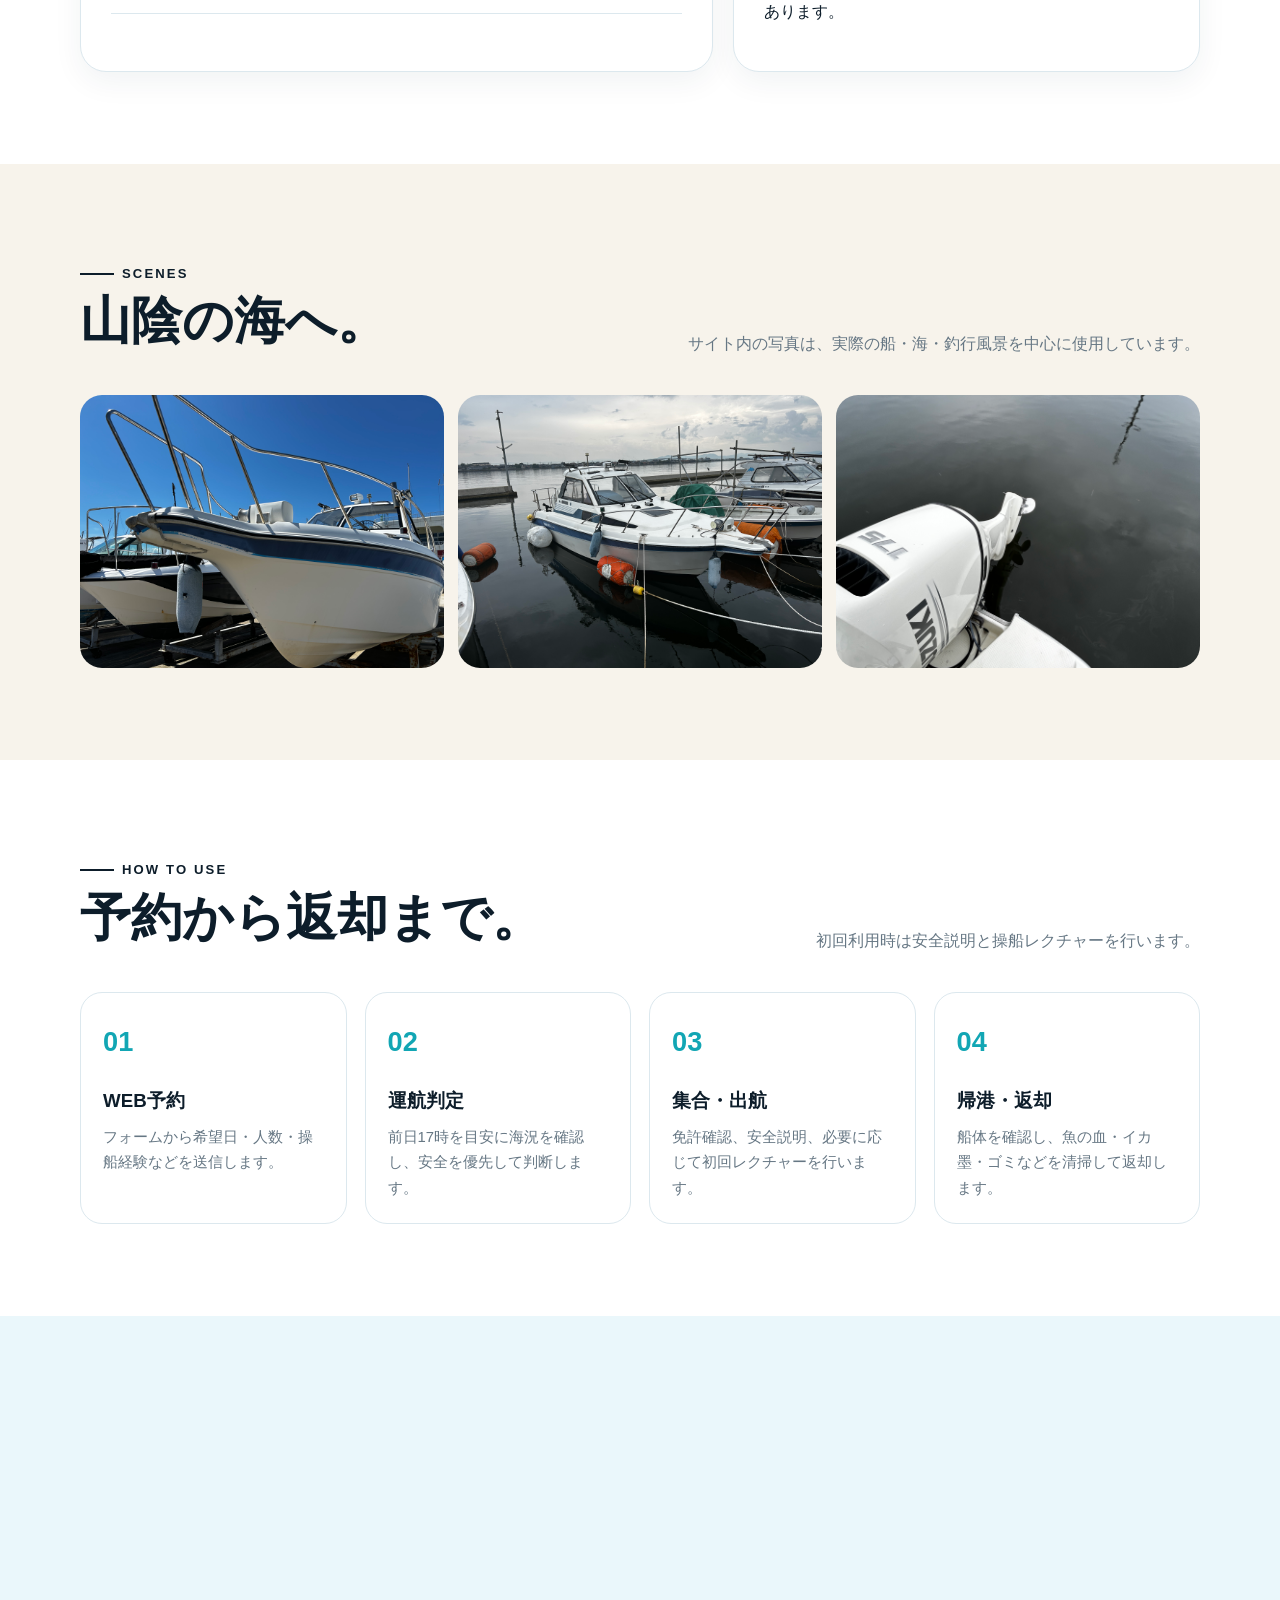
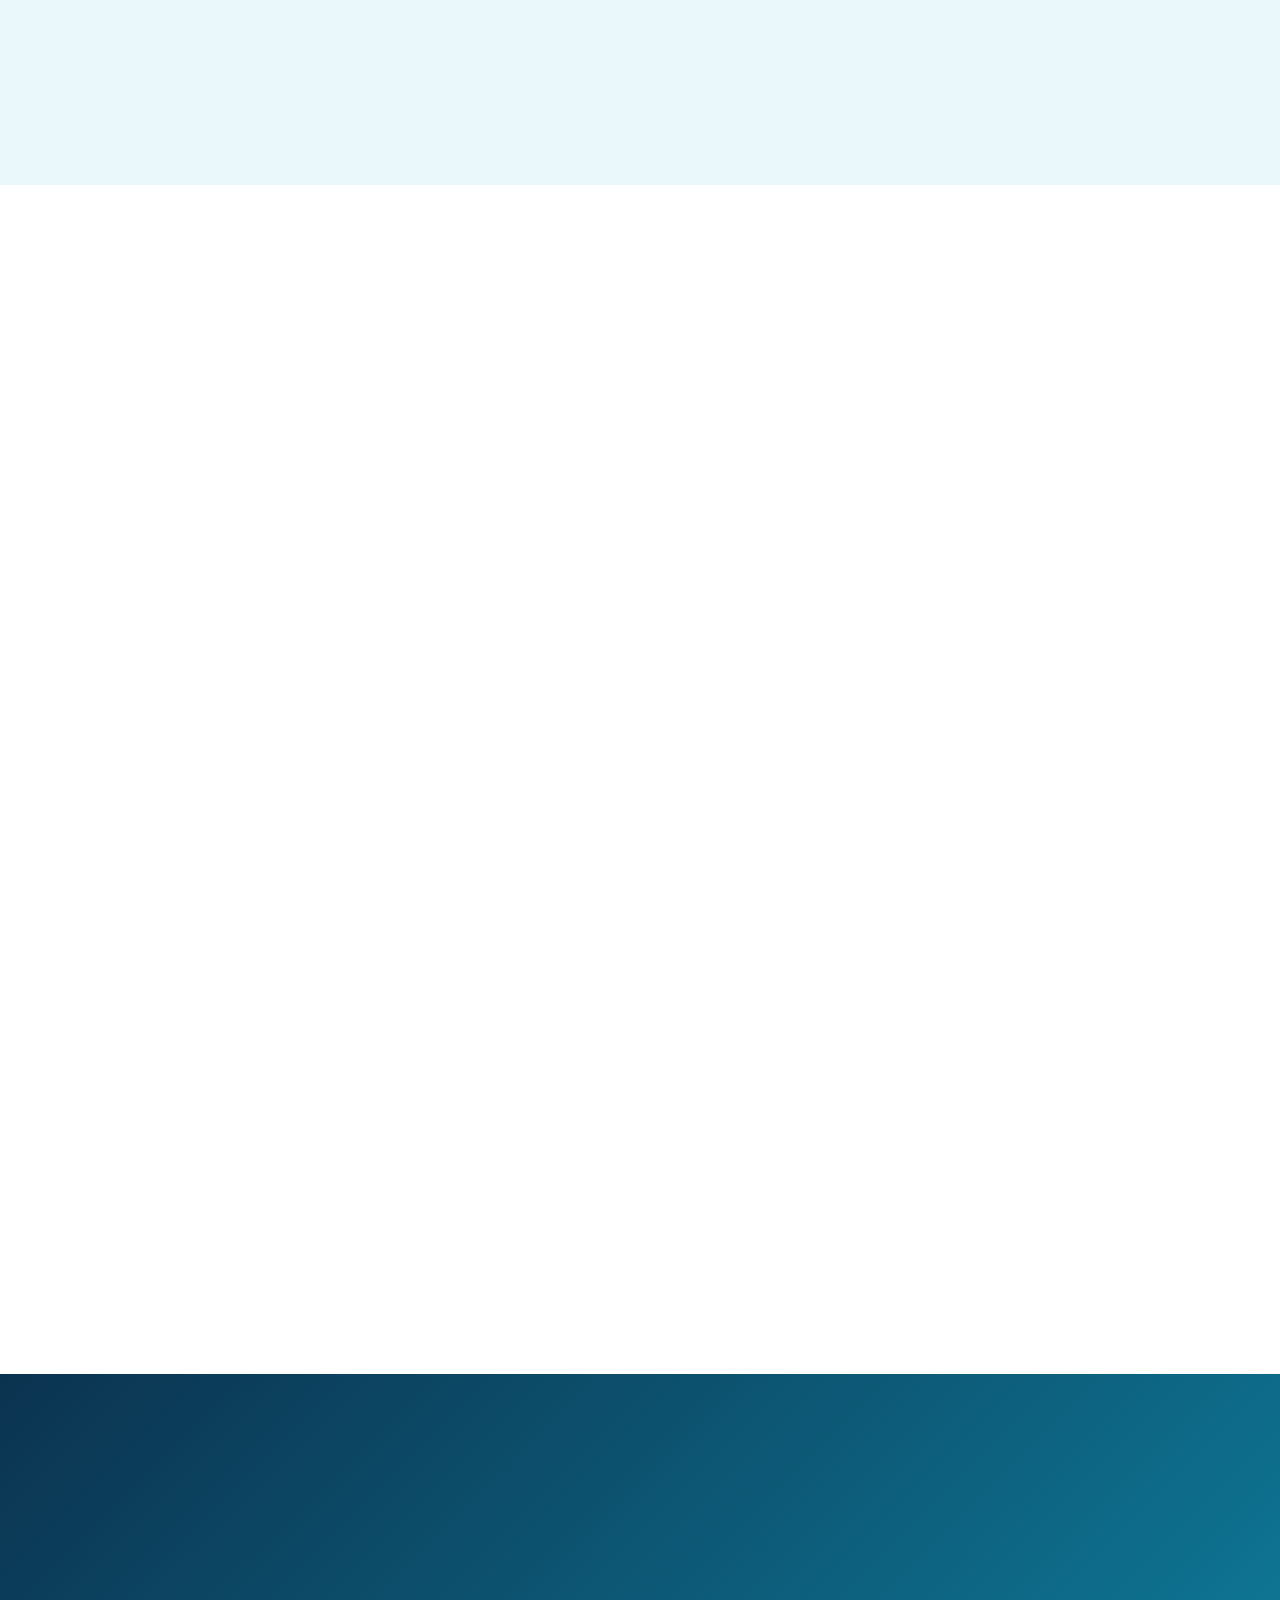
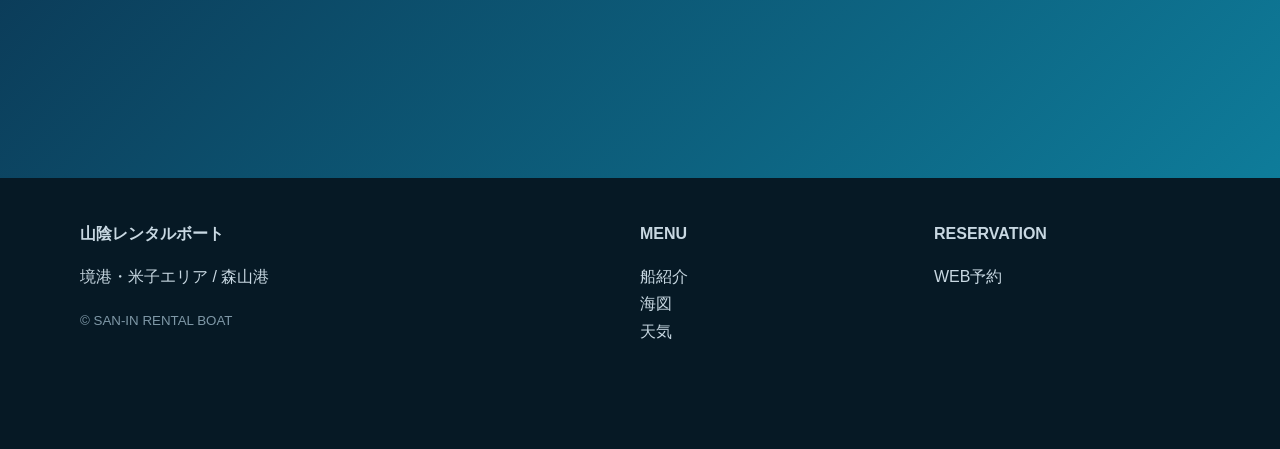
<file: preview.html>
<!doctype html><html lang="ja"><head><meta charset="utf-8"><meta name="viewport" content="width=device-width,initial-scale=1"><title>山陰レンタルボート｜新デザイン確認用</title><link rel="stylesheet" href="./preview-overrides.css"></head><body><header class="site-header"><div class="container nav"><a class="brand" href="#top">山陰レンタルボート<span>SAN-IN RENTAL BOAT</span></a><nav class="nav-links"><a href="#about">特徴</a><a href="#boat">船紹介</a><a href="#price">料金</a><a href="#flow">利用方法</a><a href="#safety">安全情報</a><a href="#social">SNS</a><a class="nav-book" href="https://docs.google.com/forms/d/e/1FAIpQLSeJnfWfkWsNoKh_zWGS74XRdNjAe72nIlrXTmW5V1TQ8Vym_w/viewform" target="_blank">WEB予約</a></nav><button class="menu-btn">☰</button></div></header><main id="top"><section class="hero"><div class="container hero-inner"><span class="eyebrow">Sakaiminato / Yonago</span><h1>山陰の海を、<br>自分の船のように。</h1><p>境港・米子エリアで楽しむ、24ft・175hpのレンタルボート。会員登録不要。釣りたい日に、仲間と自由な海へ。</p><div class="hero-actions"><a class="btn btn-primary" href="https://docs.google.com/forms/d/e/1FAIpQLSeJnfWfkWsNoKh_zWGS74XRdNjAe72nIlrXTmW5V1TQ8Vym_w/viewform" target="_blank">WEB予約する →</a><a class="btn btn-ghost" href="#boat">レンタル艇を見る</a></div></div></section><div class="quickbar"><div class="container quickgrid"><div class="quickitem"><b>24 ft</b><span>扱いやすいサイズ</span></div><div class="quickitem"><b>175 hp</b><span>SUZUKI船外機</span></div><div class="quickitem"><b>¥12,000〜</b><span>平日・半日 / 燃料別</span></div><div class="quickitem"><b>会員登録不要</b><span>必要な日に予約</span></div></div></div><section id="about" class="section"><div class="container two-col reveal"><div class="image-card"><img src="./IMG_4012.JPG" alt="山陰レンタルボートの船と海"></div><div><span class="eyebrow">About</span><h2>釣りの自由度を、もっと高く。</h2><p>決められた船宿のスタイルではなく、自分たちでポイントを探し、好きな釣りを組み立てる。山陰レンタルボートは、そんな釣り人のためのレンタルサービスです。</p><div class="feature-list"><div class="feature"><strong>会員登録不要</strong><span>月会費なし。利用したい日に予約できます。</span></div><div class="feature"><strong>初心者レクチャー</strong><span>初回は操船・注意箇所を確認してから出航。</span></div><div class="feature"><strong>釣り向け24ft艇</strong><span>175hp船外機を搭載したFR-24。</span></div><div class="feature"><strong>安全情報を公開</strong><span>危険箇所・天候確認ページも用意しています。</span></div></div></div></div></section><section id="boat" class="section alt"><div class="container"><div class="section-head reveal"><div><span class="eyebrow">Rental Boat</span><h2>YAMAHA FR-24</h2></div><p>美保湾・境水道周辺の釣りに使いやすい24ft艇。船の写真や装備の詳細は専用ページでも確認できます。</p></div><div class="ship-card reveal"><img src="./IMG_4017.JPG" alt="YAMAHA FR-24 レンタル艇"><div class="ship-copy"><h3>FR-24</h3><p>釣行を中心に考えた、シンプルで実用的なレンタル艇です。</p><div class="specs"><div class="spec"><small>全長</small><strong>24 ft</strong></div><div class="spec"><small>エンジン</small><strong>175 hp</strong></div><div class="spec"><small>出航拠点</small><strong>森山港</strong></div><div class="spec"><small>設備</small><strong>マリントイレ</strong></div></div><a class="btn btn-primary" href="./boat.html">船の詳細を見る →</a></div></div></div></section><section id="price" class="section"><div class="container"><div class="section-head reveal"><div><span class="eyebrow">Price</span><h2>分かりやすい料金。</h2></div><p>会費制ではなく、利用ごとの料金です。燃料は別途実費となります。</p></div><div class="price-grid reveal"><div class="price-main"><span>平日・半日</span><div class="price-amount">¥12,000 <small>+ 燃料</small></div><ul class="clean-list"><li><span>週末・祝日</span><strong>+ ¥2,000</strong></li><li><span>初回レクチャー</span><strong>+ ¥3,000</strong></li><li><span>お支払い</span><strong>現金</strong></li></ul></div><div class="price-sub"><h3>キャンセルについて</h3><ul class="clean-list"><li><span>前日17:00以降</span><strong>50%</strong></li><li><span>当日</span><strong>100%</strong></li><li><span>気象による中止</span><strong>0%</strong></li></ul><p>安全を優先し、天候・海況により出航を中止する場合があります。</p></div></div></div></section><section class="section sand"><div class="container"><div class="section-head reveal"><div><span class="eyebrow">Scenes</span><h2>山陰の海へ。</h2></div><p>サイト内の写真は、実際の船・海・釣行風景を中心に使用しています。</p></div><div class="gallery reveal"><a href="./IMG_3843.JPG"><img src="./IMG_3843.JPG" alt="船の写真"></a><a href="./IMG_4012.JPG"><img src="./IMG_4012.JPG" alt="船内の写真"></a><a href="./IMG_4025.jpg"><img src="./IMG_4025.jpg" alt="釣行風景"></a></div></div></section><section id="flow" class="section"><div class="container"><div class="section-head reveal"><div><span class="eyebrow">How to use</span><h2>予約から返却まで。</h2></div><p>初回利用時は安全説明と操船レクチャーを行います。</p></div><div class="flow reveal"><div class="flow-item"><h3>WEB予約</h3><p>フォームから希望日・人数・操船経験などを送信します。</p></div><div class="flow-item"><h3>運航判定</h3><p>前日17時を目安に海況を確認し、安全を優先して判断します。</p></div><div class="flow-item"><h3>集合・出航</h3><p>免許確認、安全説明、必要に応じて初回レクチャーを行います。</p></div><div class="flow-item"><h3>帰港・返却</h3><p>船体を確認し、魚の血・イカ墨・ゴミなどを清掃して返却します。</p></div></div></div></section><section id="safety" class="section alt"><div class="container"><div class="section-head reveal"><div><span class="eyebrow">Safety & Support</span><h2>出航前に、海を確認。</h2></div><p>操船者は小型船舶免許が必要です。安全基準や危険箇所を事前に確認してください。</p></div><div class="link-cards reveal"><a class="link-card" href="./chart.html"><h3>海図・危険箇所 →</h3><p>浅瀬や注意ポイントを確認。</p></a><a class="link-card" href="./weather.html"><h3>天気・海況 →</h3><p>Windyなどの確認リンクをまとめています。</p></a><a class="link-card" href="./catch.html"><h3>釣果情報 →</h3><p>釣行の参考になる情報をチェック。</p></a></div></div></section><section id="social" class="section"><div class="container"><div class="section-head reveal"><div><span class="eyebrow">Follow the Journey</span><h2>釣行の様子をSNSで。</h2></div><p>実際の出航風景、釣果、船の使い方などをYouTubeとInstagramで発信していきます。</p></div><div class="social-grid reveal"><a class="social-card" href="https://www.youtube.com/@%E8%8A%9D%E7%AF%84%E8%AA%A0/shorts" target="_blank" rel="noopener"><span class="social-badge">YouTube</span><h3>動画で見る山陰の海</h3><p>釣行の流れや海況、実際のボートでの様子を動画で紹介します。</p><div class="social-note">YouTubeを見る →</div></a><a class="social-card" href="https://www.instagram.com/zhi.fancheng/?hl=ja" target="_blank" rel="noopener"><span class="social-badge">Instagram</span><h3>最新の釣果・ショート動画</h3><p>その日の釣果や短い動画、最新情報を気軽にチェックできます。</p><div class="social-note">Instagramを見る →</div></a></div></div></section><section class="section"><div class="container faq reveal"><div class="section-head"><div><span class="eyebrow">FAQ</span><h2>よくある質問</h2></div></div><div class="faq-item"><button class="faq-q">初めてでも利用できますか？<span>＋</span></button><div class="faq-a">小型船舶免許をお持ちであれば利用できます。初回はレクチャーを行い、操船や注意箇所を確認してから出航します。</div></div><div class="faq-item"><button class="faq-q">燃料代は料金に含まれますか？<span>＋</span></button><div class="faq-a">基本料金とは別に燃料費が必要です。実際の利用に応じて精算します。</div></div><div class="faq-item"><button class="faq-q">悪天候の場合はどうなりますか？<span>＋</span></button><div class="faq-a">安全基準を超える場合は出航を中止します。気象による中止時はキャンセル料はかかりません。</div></div><div class="faq-item"><button class="faq-q">予約はどこからできますか？<span>＋</span></button><div class="faq-a">このページの「WEB予約」ボタンからGoogleフォームへ進めます。</div></div></div></section><section class="cta-section"><div class="container reveal"><span class="eyebrow">Reservation</span><h2>次の休みは、海へ。</h2><p>仲間と、自分たちのペースで山陰の釣りを楽しむ。まずは希望日をお知らせください。</p><a class="btn btn-primary" href="https://docs.google.com/forms/d/e/1FAIpQLSeJnfWfkWsNoKh_zWGS74XRdNjAe72nIlrXTmW5V1TQ8Vym_w/viewform" target="_blank">WEB予約フォームを開く →</a></div></section></main><footer class="footer"><div class="container footer-grid"><div><strong>山陰レンタルボート</strong><p>境港・米子エリア / 森山港</p><small>© SAN-IN RENTAL BOAT</small></div><div><strong>MENU</strong><p><a href="./boat.html">船紹介</a><br><a href="./chart.html">海図</a><br><a href="./weather.html">天気</a></p></div><div><strong>RESERVATION</strong><p>WEB予約</p></div></div></footer><a class="mobile-book" href="https://docs.google.com/forms/d/e/1FAIpQLSeJnfWfkWsNoKh_zWGS74XRdNjAe72nIlrXTmW5V1TQ8Vym_w/viewform" target="_blank">WEB予約する</a><script src="./preview-script.js"></script></body></html>
</file>
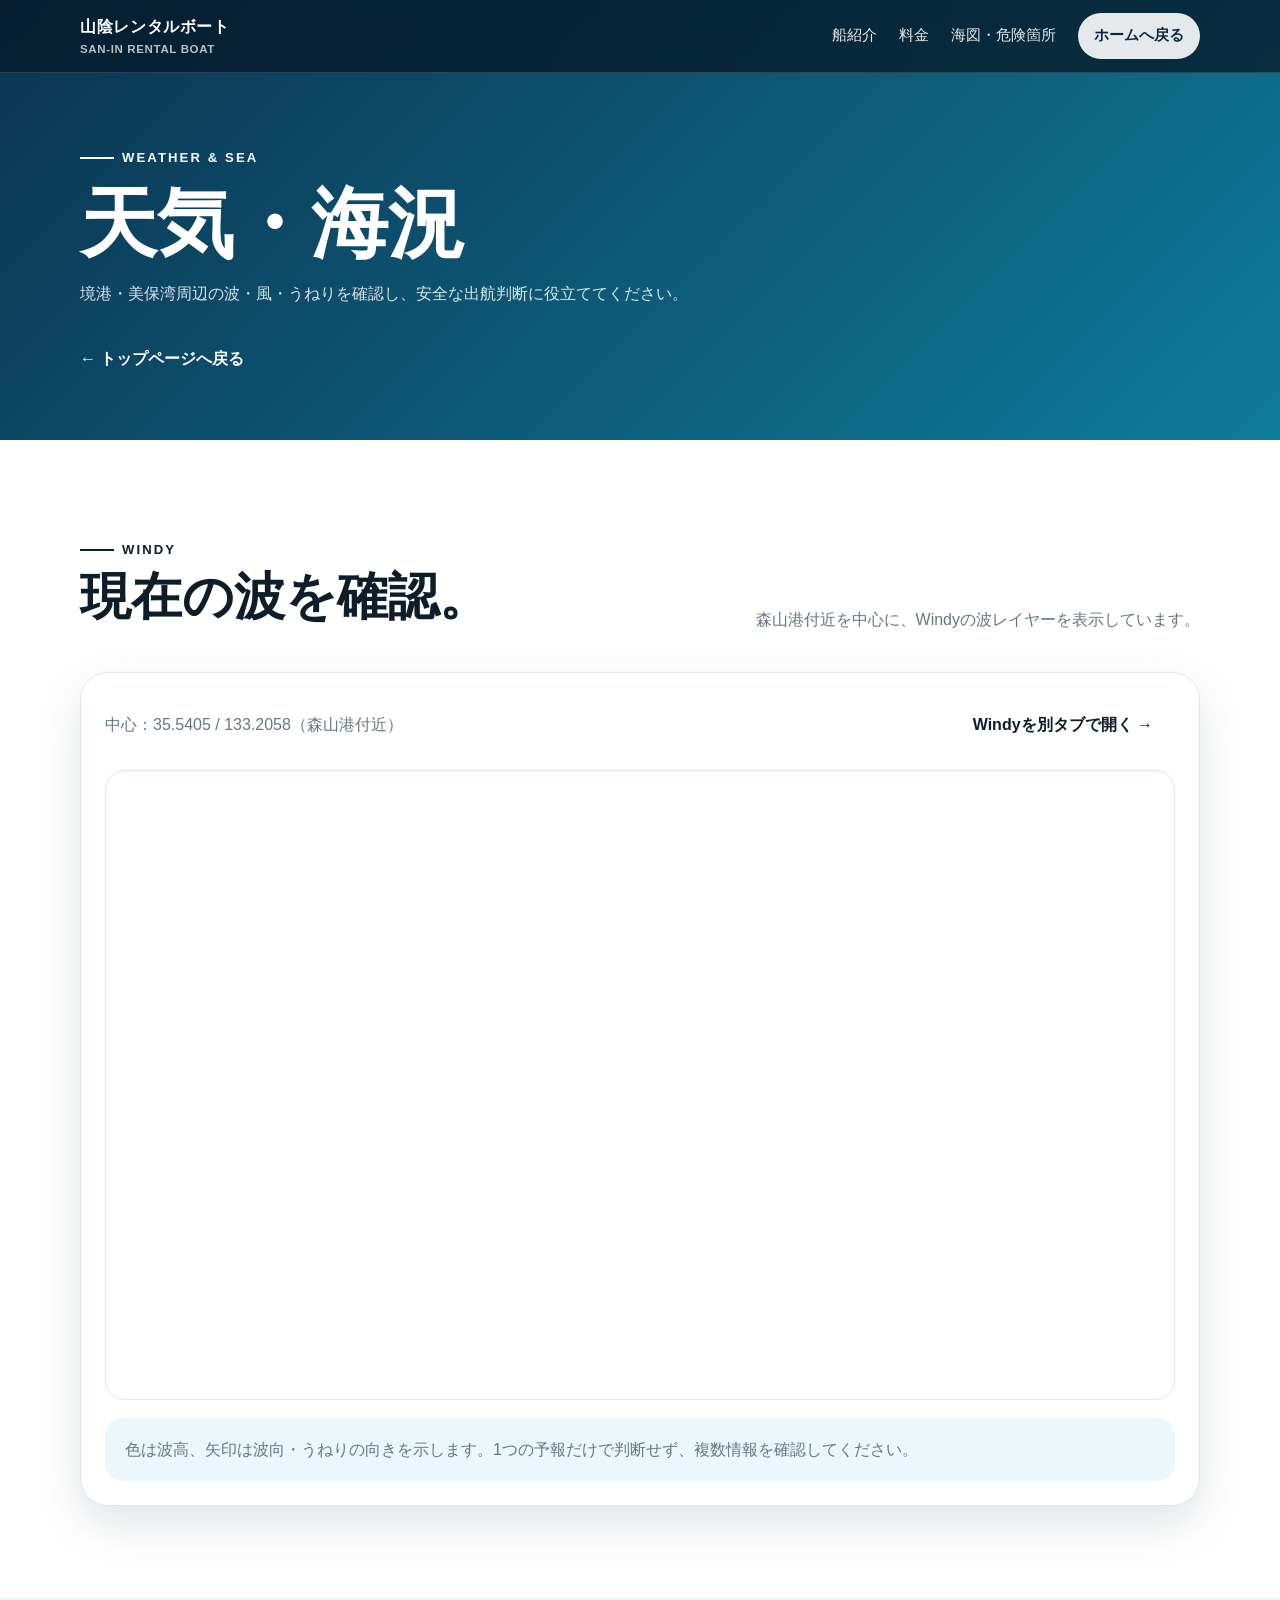
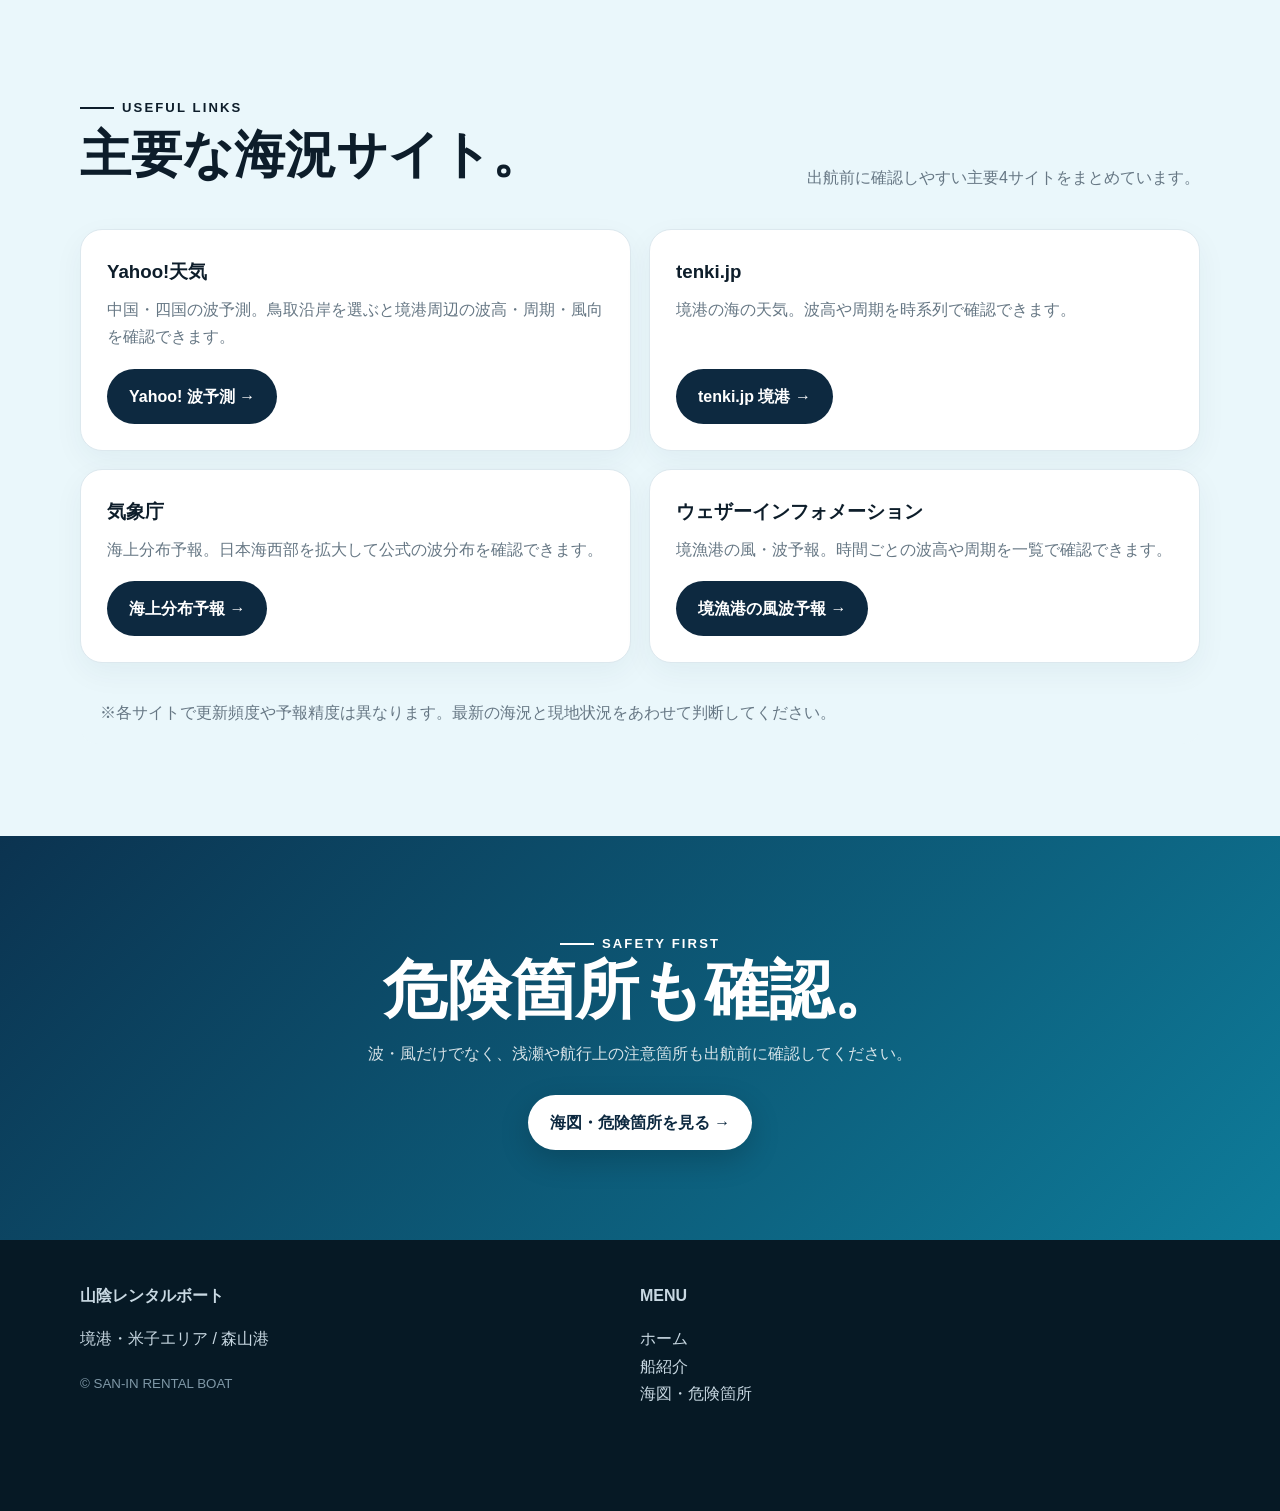
<file: weather.html>
<!doctype html><html lang="ja"><head><meta charset="utf-8"><meta name="viewport" content="width=device-width,initial-scale=1"><title>天気・海況｜山陰レンタルボート</title><meta name="description" content="境港・美保湾周辺の波・風・海況を確認するための情報ページ。Windyと主要気象サイトへのリンクをまとめています。"><link rel="canonical" href="https://mshibasango-droid.github.io/nori/weather.html"><link rel="stylesheet" href="./styles.css"><style>.subhero{padding:140px 0 68px;background:linear-gradient(135deg,#0b3350,#0e7c9a);color:#fff}.subhero h1{font-size:clamp(2.4rem,6vw,4.8rem);line-height:1.05;margin:14px 0}.subhero p{max-width:700px;color:rgba(255,255,255,.85)}.backlink{display:inline-flex;margin-top:22px;font-weight:900}.weather-card{background:#fff;border:1px solid var(--line);border-radius:28px;padding:24px;box-shadow:var(--shadow)}.windy-frame{width:100%;height:70vh;min-height:420px;border-radius:20px;overflow:hidden;border:1px solid var(--line)}.weather-links{display:grid;grid-template-columns:repeat(2,1fr);gap:18px}.weather-link{display:flex;flex-direction:column;justify-content:space-between;padding:26px;border:1px solid var(--line);border-radius:22px;background:#fff;box-shadow:0 10px 30px rgba(20,50,70,.05)}.weather-link h3{margin:0 0 8px}.weather-link p{margin:0;color:var(--muted)}.weather-link .btn{margin-top:18px;align-self:flex-start;background:var(--navy);color:#fff}.notice{margin-top:18px;padding:18px 20px;border-radius:18px;background:var(--sky);color:var(--muted)}@media(max-width:800px){.weather-links{grid-template-columns:1fr}}@media(max-width:600px){.subhero{padding-top:120px}.weather-card{padding:14px}}</style></head><body><header class="site-header"><div class="container nav"><a class="brand" href="./index.html">山陰レンタルボート<span>SAN-IN RENTAL BOAT</span></a><nav class="nav-links"><a href="./index.html#boat">船紹介</a><a href="./index.html#price">料金</a><a href="./chart.html">海図・危険箇所</a><a class="nav-book" href="./index.html">ホームへ戻る</a></nav><button class="menu-btn" aria-label="メニュー">☰</button></div></header><main><section class="subhero"><div class="container"><span class="eyebrow">Weather & Sea</span><h1>天気・海況</h1><p>境港・美保湾周辺の波・風・うねりを確認し、安全な出航判断に役立ててください。</p><a class="backlink" href="./index.html">← トップページへ戻る</a></div></section><section class="section"><div class="container"><div class="section-head"><div><span class="eyebrow">Windy</span><h2>現在の波を確認。</h2></div><p>森山港付近を中心に、Windyの波レイヤーを表示しています。</p></div><div class="weather-card"><div style="display:flex;justify-content:space-between;gap:16px;align-items:center;flex-wrap:wrap;margin-bottom:18px"><span style="color:var(--muted)">中心：35.5405 / 133.2058（森山港付近）</span><a class="btn" href="https://www.windy.com/?waves,35.540,133.206,9" target="_blank" rel="noopener">Windyを別タブで開く →</a></div><div class="windy-frame"><iframe title="Windy waves" width="100%" height="100%" frameborder="0" loading="lazy" src="https://embed.windy.com/embed2.html?lat=35.5405&lon=133.2058&zoom=9&level=surface&overlay=waves&menu=&marker=true&metricWind=ms&metricTemp=%C2%B0C"></iframe></div><div class="notice">色は波高、矢印は波向・うねりの向きを示します。1つの予報だけで判断せず、複数情報を確認してください。</div></div></div></section><section class="section alt"><div class="container"><div class="section-head"><div><span class="eyebrow">Useful Links</span><h2>主要な海況サイト。</h2></div><p>出航前に確認しやすい主要4サイトをまとめています。</p></div><div class="weather-links"><div class="weather-link"><div><h3>Yahoo!天気</h3><p>中国・四国の波予測。鳥取沿岸を選ぶと境港周辺の波高・周期・風向を確認できます。</p></div><a class="btn" href="https://weather.yahoo.co.jp/weather/wave/8.html" target="_blank" rel="noopener">Yahoo! 波予測 →</a></div><div class="weather-link"><div><h3>tenki.jp</h3><p>境港の海の天気。波高や周期を時系列で確認できます。</p></div><a class="btn" href="https://tenki.jp/wave/7/34/51/" target="_blank" rel="noopener">tenki.jp 境港 →</a></div><div class="weather-link"><div><h3>気象庁</h3><p>海上分布予報。日本海西部を拡大して公式の波分布を確認できます。</p></div><a class="btn" href="https://www.jma.go.jp/bosai/umimesh/" target="_blank" rel="noopener">海上分布予報 →</a></div><div class="weather-link"><div><h3>ウェザーインフォメーション</h3><p>境漁港の風・波予報。時間ごとの波高や周期を一覧で確認できます。</p></div><a class="btn" href="https://www.otenki.com/0001_wind_wave_main.htm?chiten_code=31E04304&city=204" target="_blank" rel="noopener">境漁港の風波予報 →</a></div></div><div class="notice">※各サイトで更新頻度や予報精度は異なります。最新の海況と現地状況をあわせて判断してください。</div></div></section><section class="cta-section"><div class="container"><span class="eyebrow">Safety First</span><h2>危険箇所も確認。</h2><p>波・風だけでなく、浅瀬や航行上の注意箇所も出航前に確認してください。</p><a class="btn btn-primary" href="./chart.html">海図・危険箇所を見る →</a></div></section></main><footer class="footer"><div class="container footer-grid"><div><strong>山陰レンタルボート</strong><p>境港・米子エリア / 森山港</p><small>© SAN-IN RENTAL BOAT</small></div><div><strong>MENU</strong><p><a href="./index.html">ホーム</a><br><a href="./boat.html">船紹介</a><br><a href="./chart.html">海図・危険箇所</a></p></div></div></footer><script src="./script.js"></script></body></html>
</file>
<file: styles.css>
:root{--ink:#0d1d2a;--navy:#0d2940;--blue:#0f6ea8;--sea:#12a6b4;--sky:#eaf7fb;--sand:#f7f3eb;--white:#fff;--muted:#667784;--line:#dce8ee;--shadow:0 18px 45px rgba(9,35,53,.12)}*{box-sizing:border-box}html{scroll-behavior:smooth}body{margin:0;font-family:-apple-system,BlinkMacSystemFont,"Segoe UI","Noto Sans JP","Yu Gothic",sans-serif;color:var(--ink);background:#fff;line-height:1.7}img{max-width:100%;display:block}a{text-decoration:none;color:inherit}.container{width:min(1120px,calc(100% - 36px));margin:auto}.site-header{position:fixed;inset:0 0 auto;z-index:50;background:rgba(6,24,38,.74);backdrop-filter:blur(12px);border-bottom:1px solid rgba(255,255,255,.15)}.nav{height:72px;display:flex;align-items:center;justify-content:space-between;gap:24px}.brand{font-weight:900;color:#fff;letter-spacing:.04em}.brand span{display:block;font-size:.72rem;font-weight:600;opacity:.72}.nav-links{display:flex;gap:22px;align-items:center;color:#fff;font-size:.92rem}.nav-links a{opacity:.9}.nav-links a:hover{opacity:1}.nav-book{padding:10px 16px;border-radius:999px;background:#fff;color:var(--navy);font-weight:800}.menu-btn{display:none;border:0;background:transparent;color:#fff;font-size:1.6rem}.hero{min-height:88vh;display:grid;align-items:end;position:relative;background:url('./IMG_3843.JPG') center/cover no-repeat;color:#fff}.hero:before{content:"";position:absolute;inset:0;background:linear-gradient(180deg,rgba(3,21,34,.16),rgba(3,21,34,.42) 42%,rgba(3,21,34,.82))}.hero-inner{position:relative;padding:150px 0 84px;max-width:820px}.eyebrow{display:inline-flex;gap:8px;align-items:center;font-size:.82rem;font-weight:800;letter-spacing:.16em;text-transform:uppercase}.eyebrow:before{content:"";width:34px;height:2px;background:currentColor}.hero h1{font-size:clamp(2.6rem,7vw,5.8rem);line-height:1.03;margin:16px 0 18px;letter-spacing:-.035em}.hero p{font-size:clamp(1rem,2vw,1.25rem);max-width:700px;color:rgba(255,255,255,.9)}.hero-actions{display:flex;gap:12px;flex-wrap:wrap;margin-top:28px}.btn{display:inline-flex;align-items:center;justify-content:center;gap:8px;padding:14px 22px;border-radius:999px;font-weight:900;transition:.2s transform,.2s box-shadow}.btn:hover{transform:translateY(-2px)}.btn-primary{background:#fff;color:var(--navy);box-shadow:0 10px 30px rgba(0,0,0,.18)}.btn-ghost{border:1px solid rgba(255,255,255,.5);color:#fff;background:rgba(255,255,255,.08)}.quickbar{position:relative;margin-top:-34px;z-index:4}.quickgrid{display:grid;grid-template-columns:repeat(4,1fr);background:#fff;border-radius:20px;box-shadow:var(--shadow);overflow:hidden}.quickitem{padding:20px 22px;border-right:1px solid var(--line)}.quickitem:last-child{border-right:0}.quickitem b{display:block;font-size:1.1rem}.quickitem span{color:var(--muted);font-size:.86rem}.section{padding:92px 0}.section.alt{background:var(--sky)}.section.sand{background:var(--sand)}.section-head{display:flex;justify-content:space-between;gap:28px;align-items:end;margin-bottom:38px}.section-head h2{font-size:clamp(2rem,4vw,3.6rem);line-height:1.1;margin:8px 0}.section-head p{max-width:540px;color:var(--muted);margin:0}.two-col{display:grid;grid-template-columns:1.08fr .92fr;gap:56px;align-items:center}.image-card{border-radius:26px;overflow:hidden;box-shadow:var(--shadow)}.image-card img{width:100%;aspect-ratio:4/3;object-fit:cover}.feature-list{display:grid;grid-template-columns:1fr 1fr;gap:14px;margin-top:28px}.feature{padding:18px;border:1px solid var(--line);border-radius:18px;background:#fff}.feature strong{display:block;margin-bottom:4px}.feature span{font-size:.9rem;color:var(--muted)}.ship-card{display:grid;grid-template-columns:1.1fr .9fr;background:var(--navy);color:#fff;border-radius:28px;overflow:hidden}.ship-card img{width:100%;height:100%;min-height:430px;object-fit:cover}.ship-copy{padding:42px}.ship-copy h3{font-size:2.2rem;margin:0 0 8px}.specs{display:grid;grid-template-columns:1fr 1fr;gap:12px;margin:26px 0}.spec{padding:14px;border-radius:14px;background:rgba(255,255,255,.08)}.spec small{display:block;opacity:.68}.price-grid{display:grid;grid-template-columns:1.15fr .85fr;gap:20px}.price-main,.price-sub{border:1px solid var(--line);border-radius:26px;padding:30px;background:#fff;box-shadow:0 10px 30px rgba(20,50,70,.06)}.price-amount{font-size:clamp(2.7rem,6vw,4.6rem);font-weight:900;line-height:1;margin:12px 0}.price-amount small{font-size:1rem;color:var(--muted);font-weight:700}.clean-list{list-style:none;padding:0;margin:18px 0}.clean-list li{padding:12px 0;border-bottom:1px solid var(--line);display:flex;justify-content:space-between;gap:18px}.gallery{display:grid;grid-template-columns:repeat(3,1fr);gap:14px}.gallery a{overflow:hidden;border-radius:22px;aspect-ratio:4/3}.gallery img{width:100%;height:100%;object-fit:cover;transition:.25s transform}.gallery a:hover img{transform:scale(1.03)}.flow{display:grid;grid-template-columns:repeat(4,1fr);gap:18px;counter-reset:step}.flow-item{position:relative;padding:26px 22px 22px;border:1px solid var(--line);border-radius:22px;background:#fff}.flow-item:before{counter-increment:step;content:"0" counter(step);display:block;color:var(--sea);font-weight:900;font-size:1.7rem;margin-bottom:20px}.flow-item h3{margin:0 0 8px}.flow-item p{margin:0;color:var(--muted);font-size:.93rem}.link-cards{display:grid;grid-template-columns:repeat(3,1fr);gap:18px}.link-card{padding:26px;border-radius:22px;background:#fff;border:1px solid var(--line);transition:.2s}.link-card:hover{transform:translateY(-3px);box-shadow:var(--shadow)}.link-card h3{margin:0 0 6px}.link-card p{margin:0;color:var(--muted)}.social-grid{display:grid;grid-template-columns:1fr 1fr;gap:18px}.social-card{padding:30px;border-radius:24px;background:#fff;border:1px solid var(--line);box-shadow:0 10px 30px rgba(20,50,70,.06)}.social-card h3{font-size:1.8rem;margin:0 0 8px}.social-card p{margin:0;color:var(--muted)}.social-badge{display:inline-block;margin-bottom:14px;font-size:.78rem;font-weight:900;letter-spacing:.12em;text-transform:uppercase;color:var(--sea)}.social-link{display:inline-flex;margin-top:18px;font-weight:900;color:var(--blue)}.faq{max-width:840px;margin:auto}.faq-item{border-bottom:1px solid var(--line)}.faq-q{width:100%;padding:22px 0;border:0;background:transparent;text-align:left;font:inherit;font-weight:900;display:flex;justify-content:space-between;cursor:pointer}.faq-a{display:none;padding:0 0 22px;color:var(--muted)}.faq-item.open .faq-a{display:block}.cta-section{padding:90px 0;background:linear-gradient(135deg,#0b3350,#0e7c9a);color:#fff;text-align:center}.cta-section h2{font-size:clamp(2.1rem,5vw,4rem);line-height:1.1;margin:0 0 14px}.cta-section p{max-width:650px;margin:0 auto 28px;color:rgba(255,255,255,.84)}.footer{background:#061925;color:#c8d8e2;padding:42px 0 88px}.footer-grid{display:grid;grid-template-columns:2fr 1fr 1fr;gap:28px}.footer small{color:#7f98a7}.mobile-book{display:none}.reveal{opacity:0;transform:translateY(20px);transition:.6s ease}.reveal.show{opacity:1;transform:none}@media(max-width:900px){.nav-links{display:none;position:absolute;top:72px;left:0;right:0;padding:20px;background:#09263b;flex-direction:column;align-items:flex-start}.nav-links.open{display:flex}.menu-btn{display:block}.hero{min-height:78vh}.quickgrid{grid-template-columns:1fr 1fr}.quickitem:nth-child(2){border-right:0}.quickitem:nth-child(-n+2){border-bottom:1px solid var(--line)}.two-col,.ship-card,.price-grid{grid-template-columns:1fr}.ship-card img{min-height:300px}.flow{grid-template-columns:1fr 1fr}.link-cards{grid-template-columns:1fr}.social-grid{grid-template-columns:1fr 1fr}.section{padding:72px 0}.section-head{display:block}.footer-grid{grid-template-columns:1fr 1fr}.mobile-book{display:block;position:fixed;left:14px;right:14px;bottom:14px;z-index:60;padding:14px;text-align:center;border-radius:999px;background:#0c7fa1;color:#fff;font-weight:900;box-shadow:0 10px 30px rgba(0,0,0,.25)}}@media(max-width:600px){.container{width:min(100% - 28px,1120px)}.hero-inner{padding-top:130px}.hero h1{font-size:2.9rem}.quickbar{margin-top:-20px}.quickgrid{grid-template-columns:1fr 1fr}.quickitem{padding:16px}.feature-list{grid-template-columns:1fr}.flow{grid-template-columns:1fr}.gallery{grid-template-columns:1fr}.social-grid{grid-template-columns:1fr}.footer-grid{grid-template-columns:1fr}.ship-copy{padding:28px}.specs{grid-template-columns:1fr 1fr}.section{padding:62px 0}}
</file>
<file: preview-overrides.css>
@import url('./preview-styles.css');
.gallery{display:grid;grid-template-columns:repeat(3,1fr);grid-template-rows:none;gap:14px}.gallery a,.gallery a:first-child{grid-column:auto;grid-row:auto;aspect-ratio:4/3}.gallery img{width:100%;height:100%;object-fit:cover}.social-grid{display:grid;grid-template-columns:1fr 1fr;gap:18px}.social-card{padding:30px;border-radius:24px;background:#fff;border:1px solid var(--line);box-shadow:0 10px 30px rgba(20,50,70,.06)}.social-card h3{font-size:1.8rem;margin:0 0 8px}.social-card p{margin:0;color:var(--muted)}.social-badge{display:inline-block;margin-bottom:14px;font-size:.78rem;font-weight:900;letter-spacing:.12em;text-transform:uppercase;color:var(--sea)}.social-note{margin-top:18px;padding:12px 14px;border-radius:14px;background:var(--sky);font-size:.9rem;color:var(--muted)}@media(max-width:900px){.gallery{grid-template-columns:repeat(3,1fr);grid-template-rows:none}.gallery a,.gallery a:first-child{grid-column:auto;grid-row:auto}.social-grid{grid-template-columns:1fr 1fr}}@media(max-width:600px){.gallery{grid-template-columns:1fr;grid-template-rows:none}.gallery a,.gallery a:first-child{grid-column:auto;grid-row:auto;aspect-ratio:4/3}.social-grid{grid-template-columns:1fr}}
</file>
